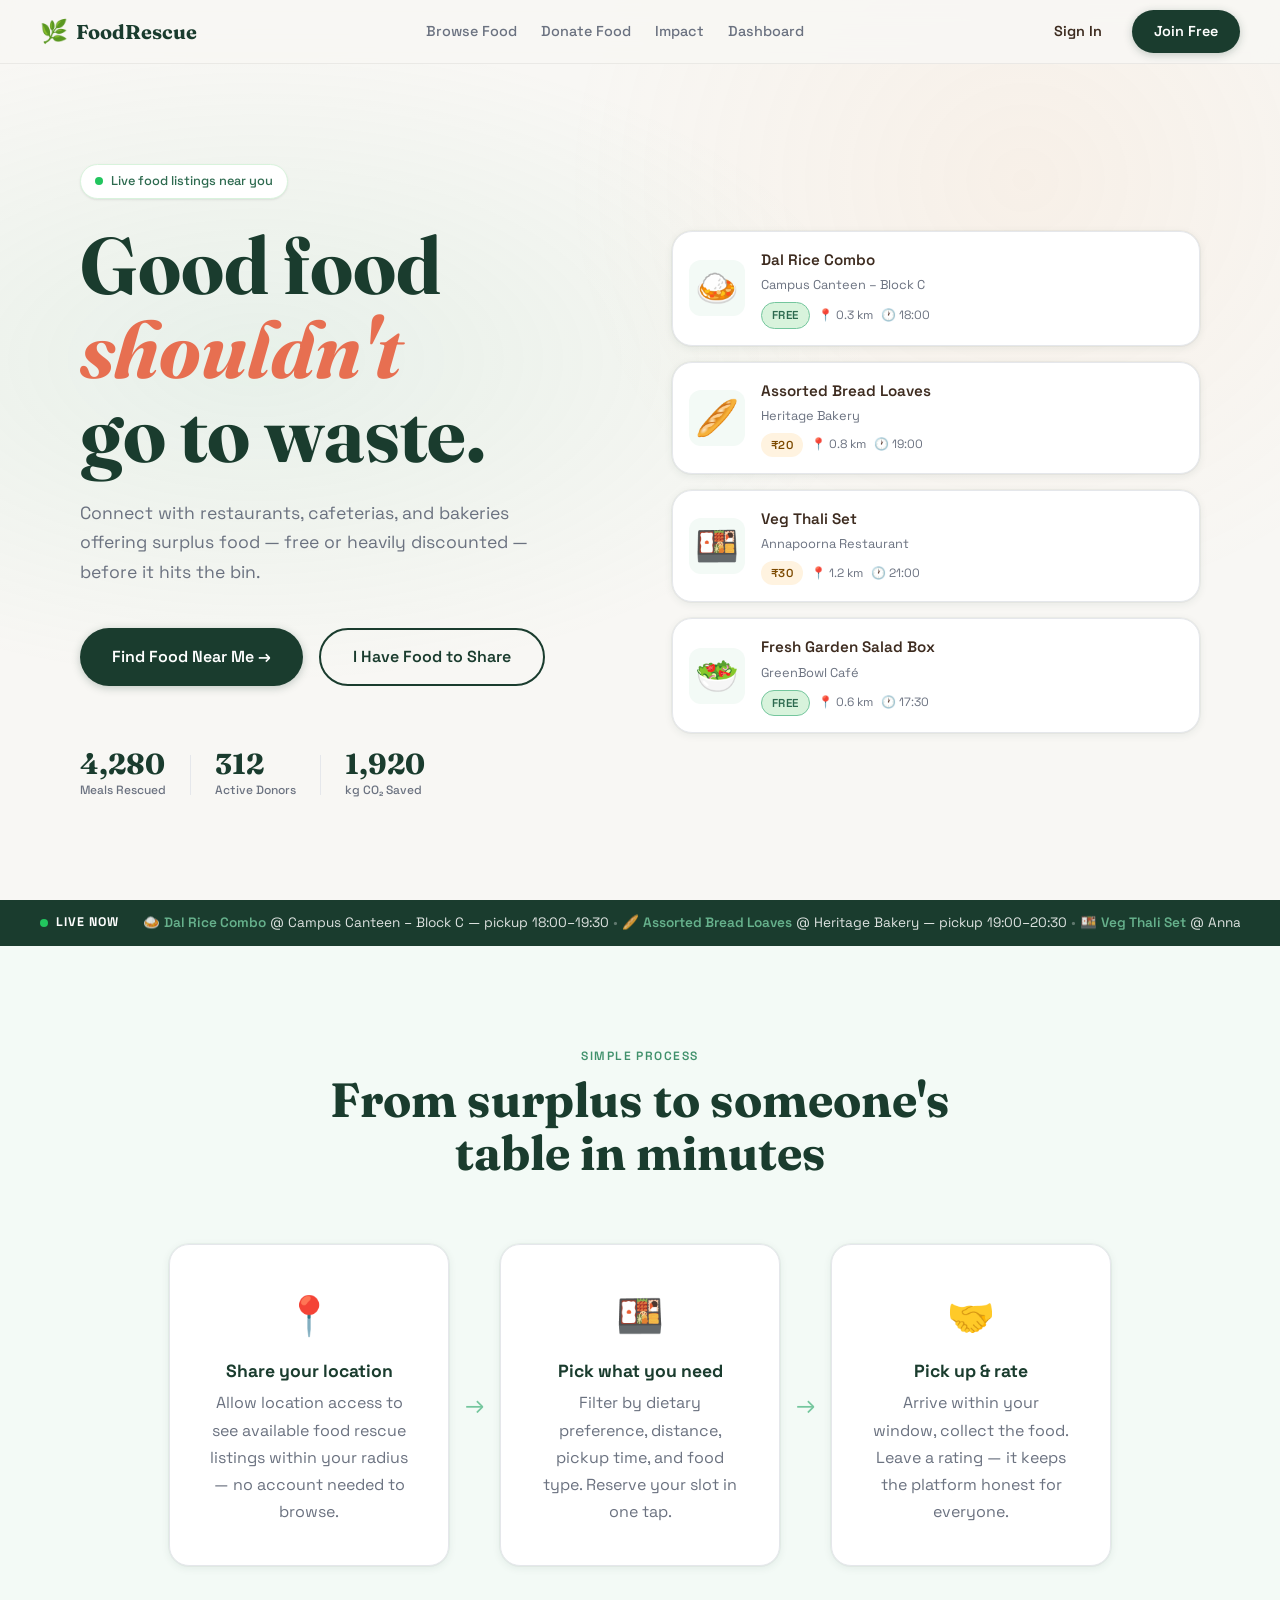
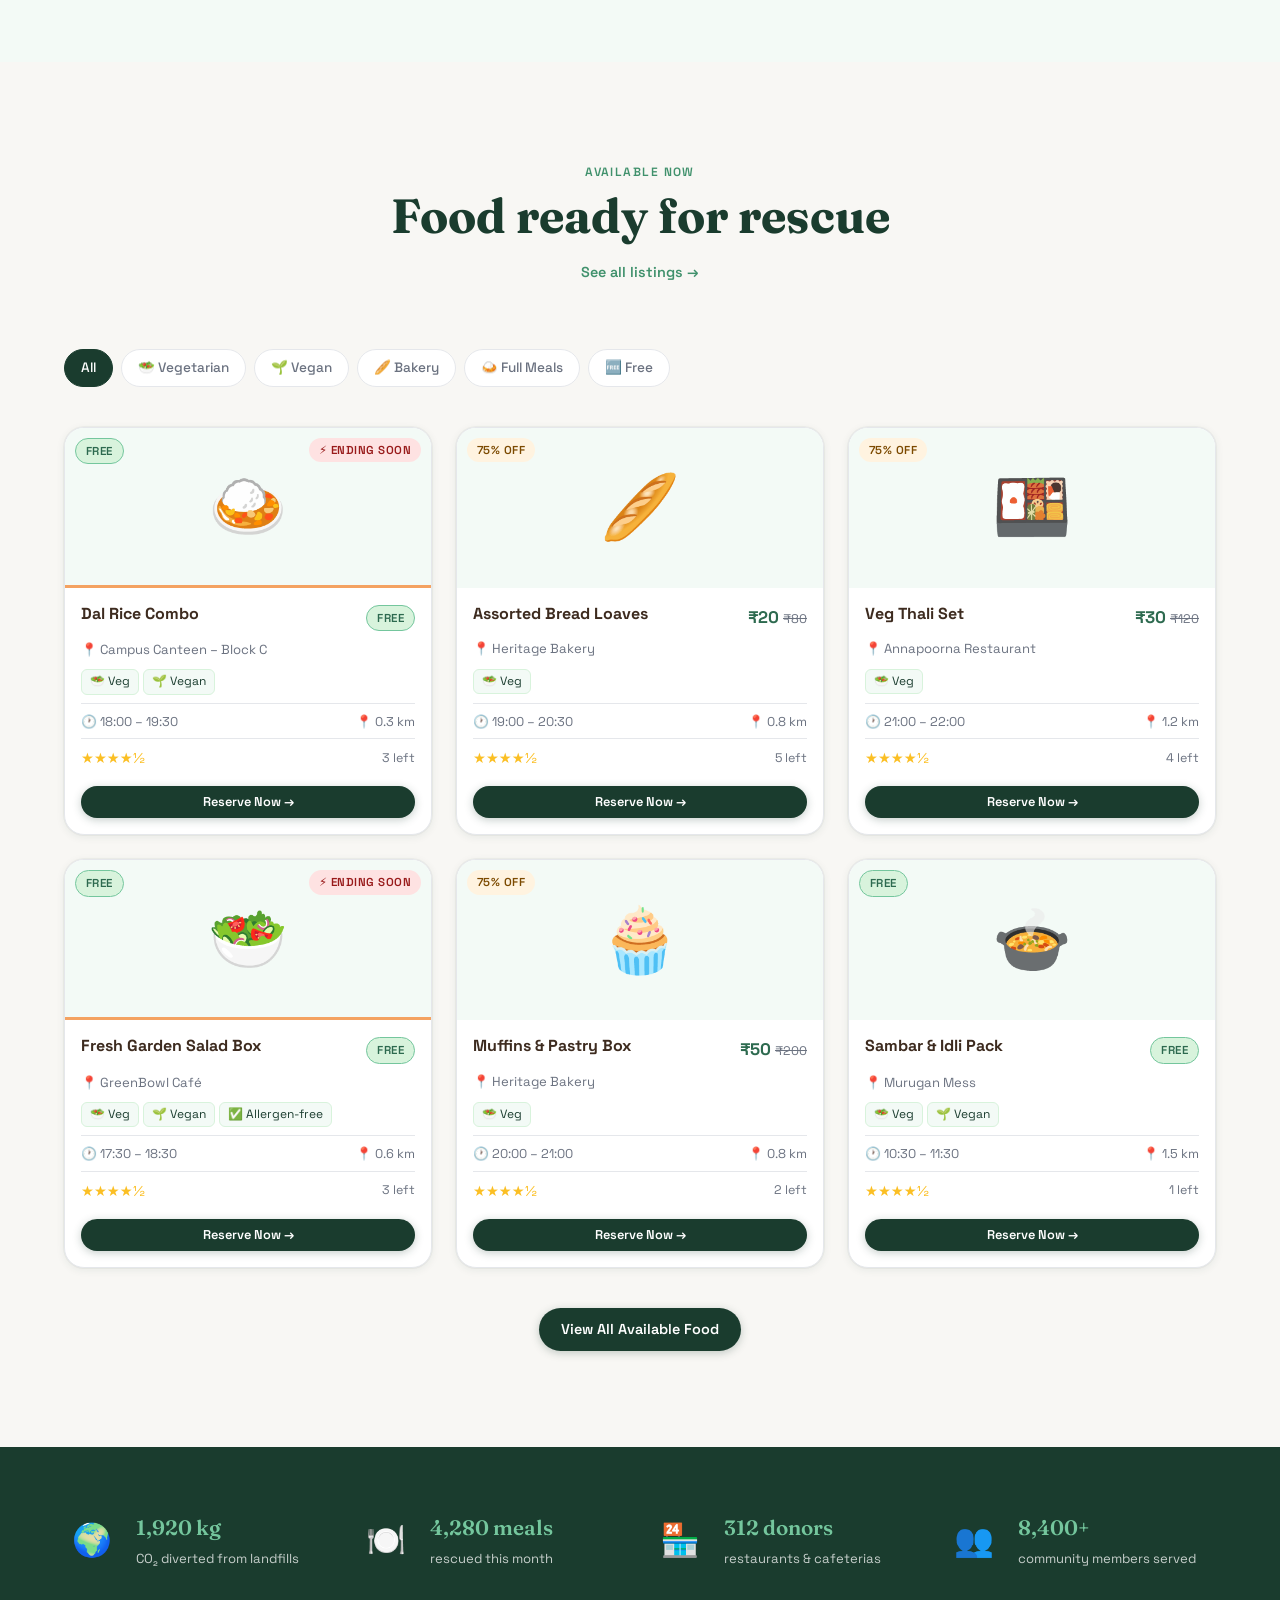
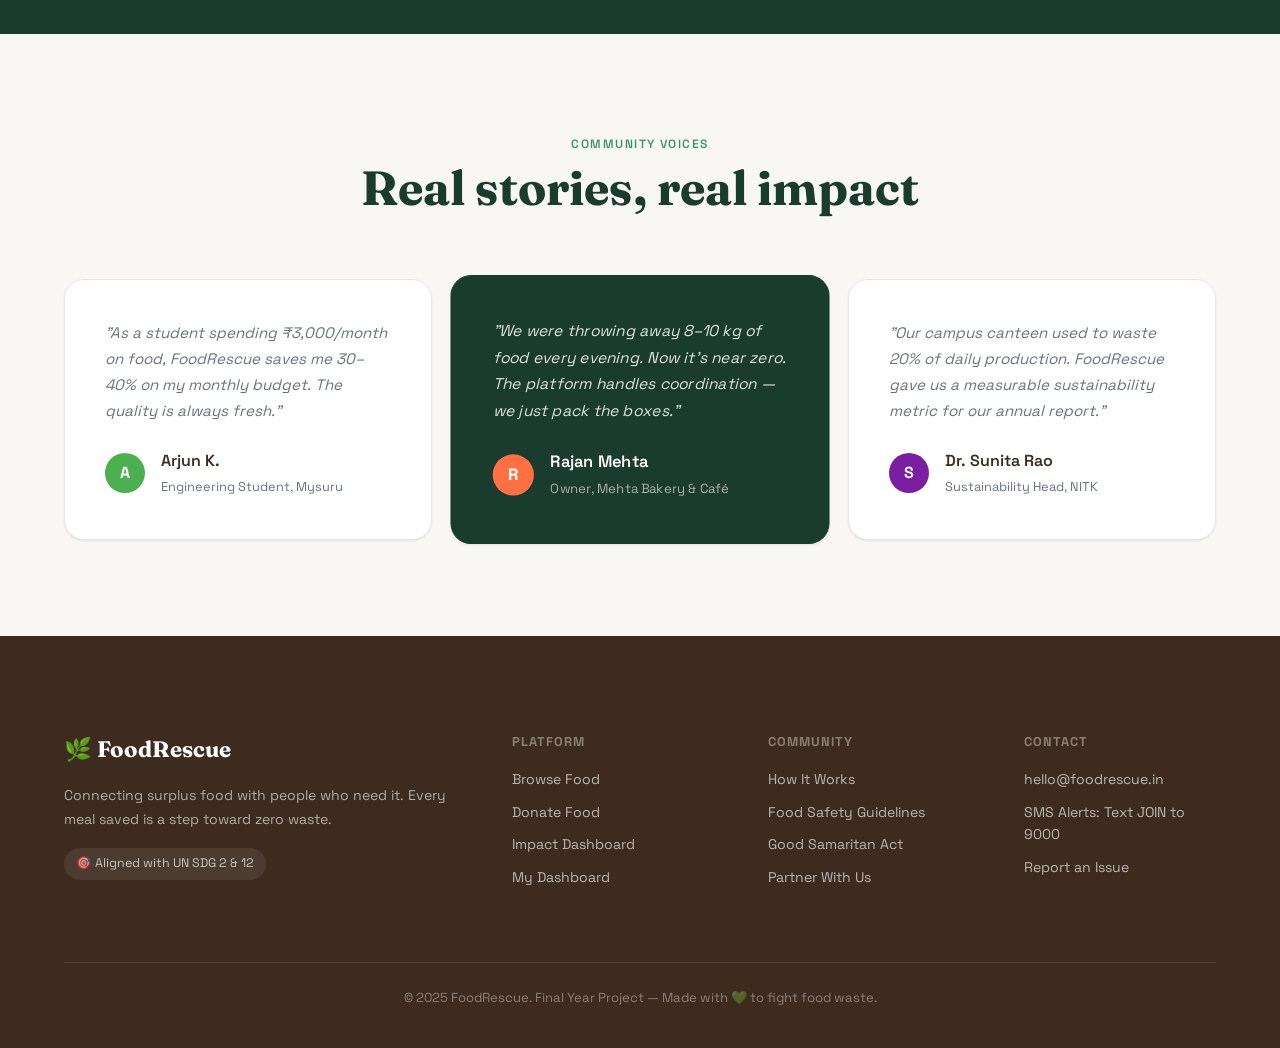
<file: index.html>
<!DOCTYPE html>
<html lang="en">
<head>
  <meta charset="UTF-8" />
  <meta name="viewport" content="width=device-width, initial-scale=1.0" />
  <title>FoodRescue — Save Food. Feed People.</title>
  <link rel="stylesheet" href="css/reset.css" />
  <link rel="stylesheet" href="css/variables.css" />
  <link rel="stylesheet" href="css/typography.css" />
  <link rel="stylesheet" href="css/layout.css" />
  <link rel="stylesheet" href="css/components.css" />
  <link rel="stylesheet" href="css/navbar.css" />
  <link rel="stylesheet" href="css/hero.css" />
  <link rel="stylesheet" href="css/cards.css" />
  <link rel="stylesheet" href="css/modal.css" />
  <link rel="stylesheet" href="css/dashboard.css" />
  <link rel="stylesheet" href="css/animations.css" />
  <link rel="stylesheet" href="css/responsive.css" />
  <link rel="preconnect" href="https://fonts.googleapis.com" />
  <link href="https://fonts.googleapis.com/css2?family=Space+Grotesk:wght@400;500;600;700&family=Fraunces:ital,wght@0,400;0,700;1,400&display=swap" rel="stylesheet" />
</head>
<body>

  <!-- NAVBAR -->
  <nav class="navbar" id="navbar">
    <div class="nav-brand">
      <span class="brand-icon">🌿</span>
      <span class="brand-name">FoodRescue</span>
    </div>
    <div class="nav-links" id="navLinks">
      <a href="html/browse.html" class="nav-link">Browse Food</a>
      <a href="html/donate.html" class="nav-link">Donate Food</a>
      <a href="html/impact.html" class="nav-link">Impact</a>
      <a href="html/dashboard.html" class="nav-link">Dashboard</a>
    </div>
    <div class="nav-actions">
      <button class="btn btn-ghost" onclick="openModal('loginModal')">Sign In</button>
      <button class="btn btn-primary" onclick="openModal('registerModal')">Join Free</button>
    </div>
    <button class="hamburger" id="hamburger" onclick="toggleMenu()">
      <span></span><span></span><span></span>
    </button>
  </nav>

  <!-- HERO -->
  <section class="hero">
    <div class="hero-bg-grid"></div>
    <div class="hero-content">
      <div class="hero-badge">
        <span class="badge-dot"></span>
        <span>Live food listings near you</span>
      </div>
      <h1 class="hero-title">
        Good food<br/>
        <em class="hero-accent">shouldn't</em><br/>
        go to waste.
      </h1>
      <p class="hero-subtitle">
        Connect with restaurants, cafeterias, and bakeries offering surplus food — free or heavily discounted — before it hits the bin.
      </p>
      <div class="hero-cta">
        <button class="btn btn-primary btn-lg" onclick="window.location.href='html/browse.html'">
          Find Food Near Me →
        </button>
        <button class="btn btn-outline btn-lg" onclick="window.location.href='html/donate.html'">
          I Have Food to Share
        </button>
      </div>
      <div class="hero-stats">
        <div class="stat-item">
          <span class="stat-number" data-target="4280">0</span>
          <span class="stat-label">Meals Rescued</span>
        </div>
        <div class="stat-divider"></div>
        <div class="stat-item">
          <span class="stat-number" data-target="312">0</span>
          <span class="stat-label">Active Donors</span>
        </div>
        <div class="stat-divider"></div>
        <div class="stat-item">
          <span class="stat-number" data-target="1920">0</span>
          <span class="stat-label">kg CO₂ Saved</span>
        </div>
      </div>
    </div>
    <div class="hero-visual">
      <div class="food-ticker" id="foodTicker"></div>
    </div>
  </section>

  <!-- LIVE LISTINGS STRIP -->
  <section class="live-strip">
    <div class="live-strip-label">
      <span class="live-dot"></span> Live Now
    </div>
    <div class="live-scroll" id="liveScroll"></div>
  </section>

  <!-- HOW IT WORKS -->
  <section class="how-it-works section">
    <div class="container">
      <div class="section-header">
        <span class="section-eyebrow">Simple process</span>
        <h2 class="section-title">From surplus to someone's table in minutes</h2>
      </div>
      <div class="steps-grid">
        <div class="step-card">
          <div class="step-icon">📍</div>
          <h3>Share your location</h3>
          <p>Allow location access to see available food rescue listings within your radius — no account needed to browse.</p>
        </div>
        <div class="step-arrow">→</div>
        <div class="step-card">
          <div class="step-icon">🍱</div>
          <h3>Pick what you need</h3>
          <p>Filter by dietary preference, distance, pickup time, and food type. Reserve your slot in one tap.</p>
        </div>
        <div class="step-arrow">→</div>
        <div class="step-card">
          <div class="step-icon">🤝</div>
          <h3>Pick up & rate</h3>
          <p>Arrive within your window, collect the food. Leave a rating — it keeps the platform honest for everyone.</p>
        </div>
      </div>
    </div>
  </section>

  <!-- FOOD LISTINGS PREVIEW -->
  <section class="listings-preview section">
    <div class="container">
      <div class="section-header">
        <span class="section-eyebrow">Available now</span>
        <h2 class="section-title">Food ready for rescue</h2>
        <a href="html/browse.html" class="see-all-link">See all listings →</a>
      </div>
      <div class="filter-bar">
        <button class="filter-btn active" data-filter="all">All</button>
        <button class="filter-btn" data-filter="veg">🥗 Vegetarian</button>
        <button class="filter-btn" data-filter="vegan">🌱 Vegan</button>
        <button class="filter-btn" data-filter="bakery">🥖 Bakery</button>
        <button class="filter-btn" data-filter="meals">🍛 Full Meals</button>
        <button class="filter-btn" data-filter="free">🆓 Free</button>
      </div>
      <div class="cards-grid" id="homeListings"></div>
      <div class="cta-center">
        <button class="btn btn-primary" onclick="window.location.href='html/browse.html'">
          View All Available Food
        </button>
      </div>
    </div>
  </section>

  <!-- IMPACT COUNTER -->
  <section class="impact-banner">
    <div class="container">
      <div class="impact-grid">
        <div class="impact-item">
          <span class="impact-emoji">🌍</span>
          <div class="impact-text">
            <strong>1,920 kg</strong>
            <span>CO₂ diverted from landfills</span>
          </div>
        </div>
        <div class="impact-item">
          <span class="impact-emoji">🍽️</span>
          <div class="impact-text">
            <strong>4,280 meals</strong>
            <span>rescued this month</span>
          </div>
        </div>
        <div class="impact-item">
          <span class="impact-emoji">🏪</span>
          <div class="impact-text">
            <strong>312 donors</strong>
            <span>restaurants & cafeterias</span>
          </div>
        </div>
        <div class="impact-item">
          <span class="impact-emoji">👥</span>
          <div class="impact-text">
            <strong>8,400+</strong>
            <span>community members served</span>
          </div>
        </div>
      </div>
    </div>
  </section>

  <!-- TESTIMONIALS -->
  <section class="testimonials section">
    <div class="container">
      <div class="section-header">
        <span class="section-eyebrow">Community voices</span>
        <h2 class="section-title">Real stories, real impact</h2>
      </div>
      <div class="testimonial-grid">
        <div class="testimonial-card">
          <div class="testimonial-quote">"As a student spending ₹3,000/month on food, FoodRescue saves me 30–40% on my monthly budget. The quality is always fresh."</div>
          <div class="testimonial-author">
            <div class="author-avatar" style="background:#4CAF50">A</div>
            <div><strong>Arjun K.</strong><br/><small>Engineering Student, Mysuru</small></div>
          </div>
        </div>
        <div class="testimonial-card featured">
          <div class="testimonial-quote">"We were throwing away 8–10 kg of food every evening. Now it's near zero. The platform handles coordination — we just pack the boxes."</div>
          <div class="testimonial-author">
            <div class="author-avatar" style="background:#FF7043">R</div>
            <div><strong>Rajan Mehta</strong><br/><small>Owner, Mehta Bakery & Café</small></div>
          </div>
        </div>
        <div class="testimonial-card">
          <div class="testimonial-quote">"Our campus canteen used to waste 20% of daily production. FoodRescue gave us a measurable sustainability metric for our annual report."</div>
          <div class="testimonial-author">
            <div class="author-avatar" style="background:#7B1FA2">S</div>
            <div><strong>Dr. Sunita Rao</strong><br/><small>Sustainability Head, NITK</small></div>
          </div>
        </div>
      </div>
    </div>
  </section>

  <!-- FOOTER -->
  <footer class="footer">
    <div class="container">
      <div class="footer-grid">
        <div class="footer-brand">
          <div class="brand-name">🌿 FoodRescue</div>
          <p>Connecting surplus food with people who need it. Every meal saved is a step toward zero waste.</p>
          <div class="sdg-badge">🎯 Aligned with UN SDG 2 & 12</div>
        </div>
        <div class="footer-links">
          <h4>Platform</h4>
          <a href="html/browse.html">Browse Food</a>
          <a href="html/donate.html">Donate Food</a>
          <a href="html/impact.html">Impact Dashboard</a>
          <a href="html/dashboard.html">My Dashboard</a>
        </div>
        <div class="footer-links">
          <h4>Community</h4>
          <a href="#">How It Works</a>
          <a href="#">Food Safety Guidelines</a>
          <a href="#">Good Samaritan Act</a>
          <a href="#">Partner With Us</a>
        </div>
        <div class="footer-links">
          <h4>Contact</h4>
          <a href="mailto:hello@foodrescue.in">hello@foodrescue.in</a>
          <a href="#">SMS Alerts: Text JOIN to 9000</a>
          <a href="#">Report an Issue</a>
        </div>
      </div>
      <div class="footer-bottom">
        <span>© 2025 FoodRescue. Final Year Project — Made with 💚 to fight food waste.</span>
      </div>
    </div>
  </footer>

  <!-- MODALS -->
  <div class="modal-overlay" id="loginModal" onclick="closeModal('loginModal')">
    <div class="modal" onclick="event.stopPropagation()">
      <button class="modal-close" onclick="closeModal('loginModal')">✕</button>
      <h2>Welcome back</h2>
      <p class="modal-subtitle">Sign in to reserve food or manage your donations.</p>
      <div class="form-group">
        <label>Email</label>
        <input type="email" placeholder="you@example.com" class="input" />
      </div>
      <div class="form-group">
        <label>Password</label>
        <input type="password" placeholder="••••••••" class="input" />
      </div>
      <button class="btn btn-primary btn-full" onclick="handleLogin()">Sign In</button>
      <p class="modal-switch">No account? <a href="#" onclick="switchModal('loginModal','registerModal')">Join free →</a></p>
    </div>
  </div>

  <div class="modal-overlay" id="registerModal" onclick="closeModal('registerModal')">
    <div class="modal" onclick="event.stopPropagation()">
      <button class="modal-close" onclick="closeModal('registerModal')">✕</button>
      <h2>Join FoodRescue</h2>
      <p class="modal-subtitle">Are you looking for food, or do you have food to share?</p>
      <div class="role-selector">
        <button class="role-btn active" id="roleUser" onclick="selectRole('user')">🙋 I need food</button>
        <button class="role-btn" id="roleDonor" onclick="selectRole('donor')">🏪 I donate food</button>
      </div>
      <div class="form-group">
        <label>Full Name</label>
        <input type="text" placeholder="Your name" class="input" />
      </div>
      <div class="form-group">
        <label>Email</label>
        <input type="email" placeholder="you@example.com" class="input" />
      </div>
      <div class="form-group">
        <label>Phone (for SMS alerts)</label>
        <input type="tel" placeholder="+91 XXXXX XXXXX" class="input" />
      </div>
      <div class="form-group">
        <label>Password</label>
        <input type="password" placeholder="••••••••" class="input" />
      </div>
      <button class="btn btn-primary btn-full" onclick="handleRegister()">Create Account</button>
      <p class="modal-switch">Already joined? <a href="#" onclick="switchModal('registerModal','loginModal')">Sign in →</a></p>
    </div>
  </div>

  <!-- TOAST -->
  <div class="toast" id="toast"></div>

  <!-- SCRIPTS -->
  <script src="js/data.js"></script>
  <script src="js/utils.js"></script>
  <script src="js/components/card.js"></script>
  <script src="js/components/modal.js"></script>
  <script src="js/components/ticker.js"></script>
  <script src="js/components/filter.js"></script>
  <script src="js/main.js"></script>
</body>
</html>
</file>
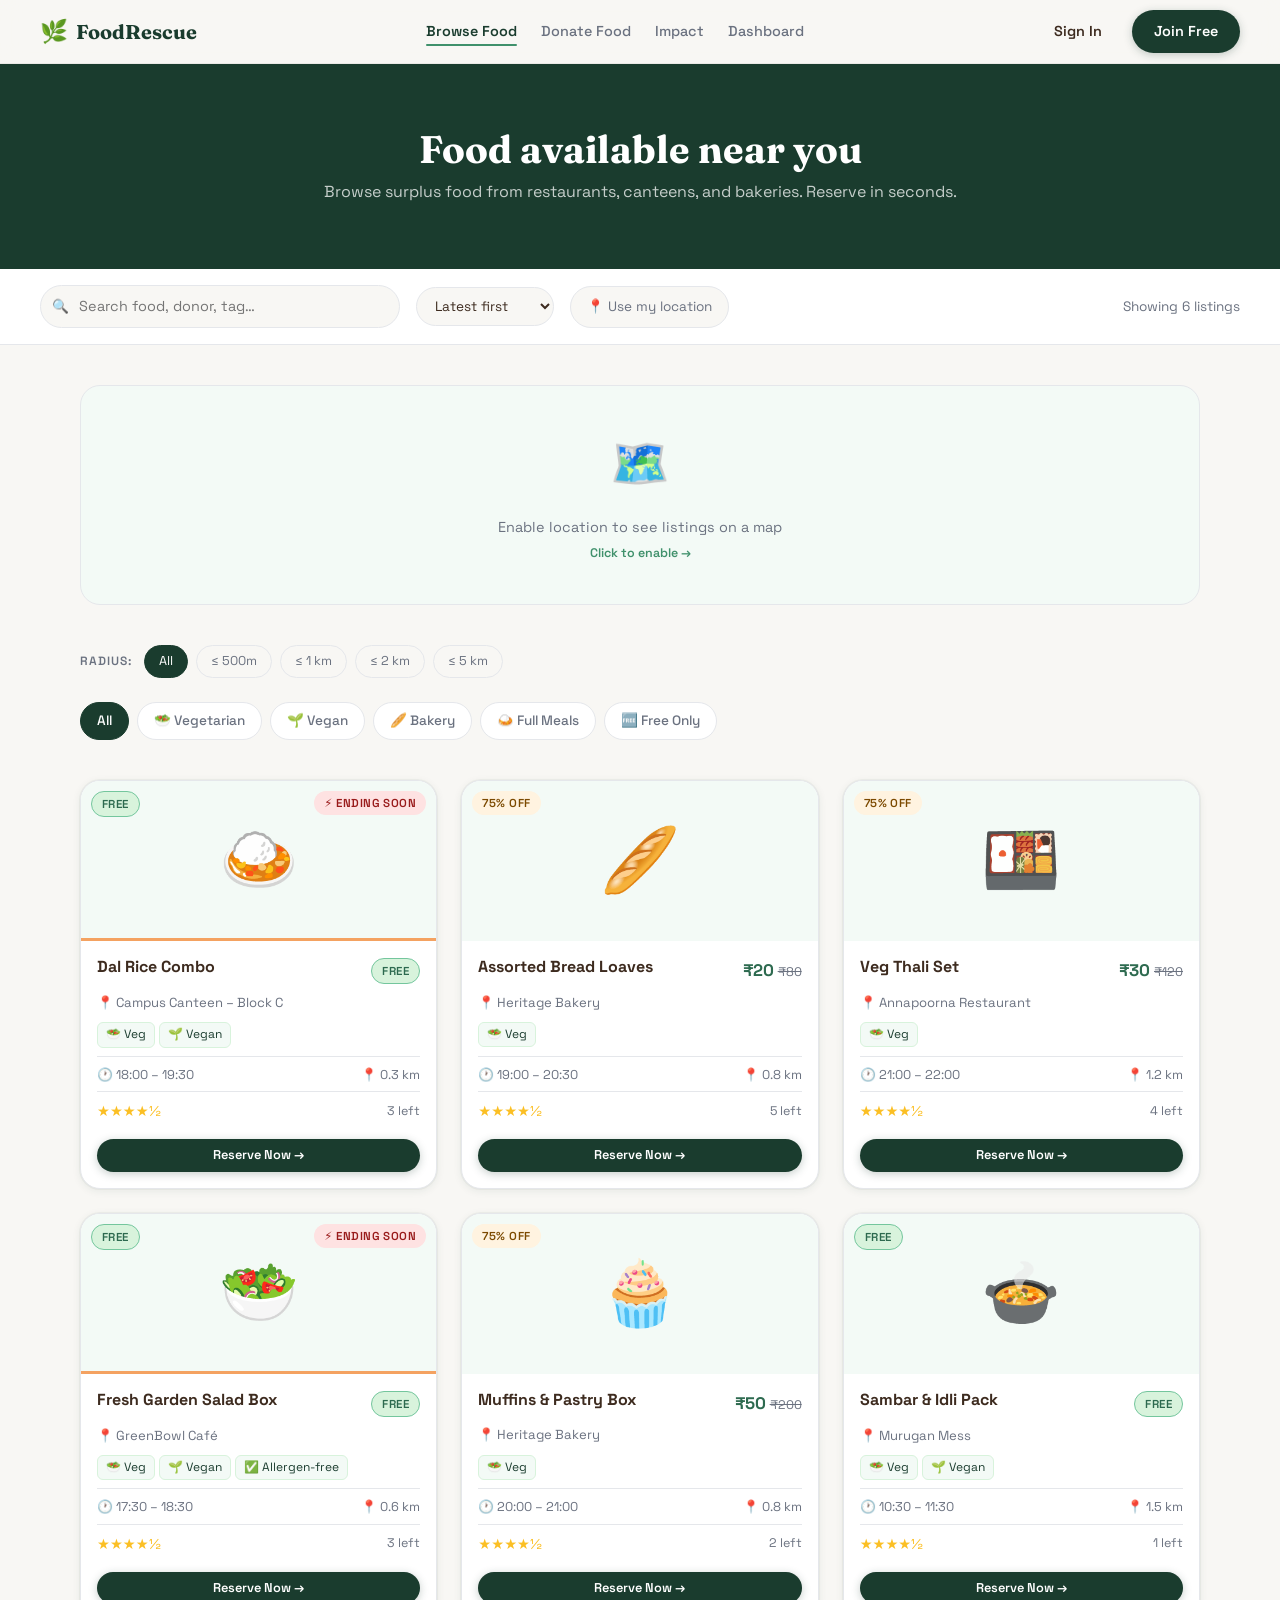
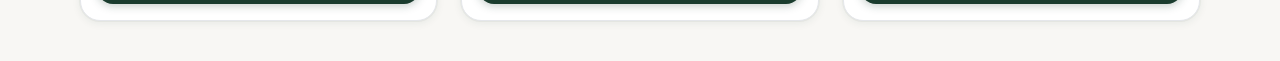
<file: html/browse.html>
<!DOCTYPE html>
<html lang="en">
<head>
  <meta charset="UTF-8" />
  <meta name="viewport" content="width=device-width, initial-scale=1.0"/>
  <title>Browse Food — FoodRescue</title>
  <link rel="stylesheet" href="../css/reset.css" />
  <link rel="stylesheet" href="../css/variables.css" />
  <link rel="stylesheet" href="../css/typography.css" />
  <link rel="stylesheet" href="../css/layout.css" />
  <link rel="stylesheet" href="../css/components.css" />
  <link rel="stylesheet" href="../css/navbar.css" />
  <link rel="stylesheet" href="../css/cards.css" />
  <link rel="stylesheet" href="../css/modal.css" />
  <link rel="stylesheet" href="../css/animations.css" />
  <link rel="stylesheet" href="../css/responsive.css" />
  <link href="https://fonts.googleapis.com/css2?family=Space+Grotesk:wght@400;500;600;700&family=Fraunces:ital,wght@0,400;0,700;1,400&display=swap" rel="stylesheet"/>
  <style>
    body { padding-top: 64px; }

    .browse-header {
      background: var(--green-deep);
      color: #fff;
      padding: var(--space-2xl) var(--space-xl);
      text-align: center;
    }
    .browse-header h1 { color: #fff; font-size: 2.4rem; margin-bottom: 8px; }
    .browse-header p  { color: rgba(255,255,255,0.75); }

    .browse-toolbar {
      background: var(--surface);
      border-bottom: 1px solid var(--border);
      padding: var(--space-md) var(--space-xl);
      display: flex;
      gap: var(--space-md);
      align-items: center;
      flex-wrap: wrap;
      position: sticky;
      top: 64px;
      z-index: 50;
    }

    .search-box {
      flex: 1;
      min-width: 200px;
      max-width: 360px;
      position: relative;
    }

    .search-box input {
      width: 100%;
      padding: 9px 14px 9px 38px;
      border: 1.5px solid var(--border);
      border-radius: var(--radius-full);
      font-size: 0.9rem;
      background: var(--bg);
      transition: border-color var(--duration) var(--ease);
    }
    .search-box input:focus {
      border-color: var(--green-fresh);
      box-shadow: 0 0 0 3px rgba(64,145,108,0.15);
    }

    .search-icon {
      position: absolute;
      left: 12px; top: 50%;
      transform: translateY(-50%);
      font-size: 0.85rem;
      pointer-events: none;
    }

    .sort-select {
      padding: 9px 14px;
      border: 1.5px solid var(--border);
      border-radius: var(--radius-full);
      font-size: 0.85rem;
      background: var(--bg);
      cursor: pointer;
      color: var(--text-primary);
    }

    .location-btn {
      display: flex;
      align-items: center;
      gap: 6px;
      padding: 9px 16px;
      border: 1.5px solid var(--border);
      border-radius: var(--radius-full);
      font-size: 0.85rem;
      cursor: pointer;
      color: var(--text-secondary);
      background: var(--bg);
      transition: all var(--duration) var(--ease);
    }
    .location-btn:hover, .location-btn.active {
      border-color: var(--green-fresh);
      color: var(--green-deep);
    }

    .results-count {
      font-size: 0.85rem;
      color: var(--smoke);
      margin-left: auto;
    }

    .browse-body {
      max-width: 1200px;
      margin: 0 auto;
      padding: var(--space-xl);
    }

    .browse-filter-row {
      margin-bottom: var(--space-xl);
    }

    .map-placeholder {
      background: var(--surface-2);
      border: 1px solid var(--border);
      border-radius: var(--radius-lg);
      height: 220px;
      display: flex;
      flex-direction: column;
      align-items: center;
      justify-content: center;
      margin-bottom: var(--space-xl);
      cursor: pointer;
      transition: background var(--duration) var(--ease);
    }
    .map-placeholder:hover { background: var(--green-pale); }

    .map-placeholder-icon {
      font-size: 3rem;
      margin-bottom: 12px;
    }

    .map-placeholder p {
      font-size: 0.9rem;
      color: var(--smoke);
    }

    .distance-chips {
      display: flex;
      gap: var(--space-sm);
      margin-bottom: var(--space-lg);
      flex-wrap: wrap;
    }

    .distance-chip {
      padding: 5px 14px;
      border: 1.5px solid var(--border);
      border-radius: var(--radius-full);
      font-size: 0.8rem;
      cursor: pointer;
      color: var(--text-secondary);
      transition: all var(--duration) var(--ease);
    }
    .distance-chip:hover { border-color: var(--green-light); color: var(--green-deep); }
    .distance-chip.active { background: var(--green-deep); border-color: var(--green-deep); color: #fff; }
  </style>
</head>
<body>

  <nav class="navbar" id="navbar">
    <div class="nav-brand" onclick="window.location.href='../index.html'">
      <span class="brand-icon">🌿</span>
      <span class="brand-name">FoodRescue</span>
    </div>
    <div class="nav-links">
      <a href="browse.html" class="nav-link active">Browse Food</a>
      <a href="donate.html" class="nav-link">Donate Food</a>
      <a href="impact.html" class="nav-link">Impact</a>
      <a href="dashboard.html" class="nav-link">Dashboard</a>
    </div>
    <div class="nav-actions">
      <button class="btn btn-ghost" onclick="openModal('loginModal')">Sign In</button>
      <button class="btn btn-primary" onclick="openModal('registerModal')">Join Free</button>
    </div>
    <button class="hamburger" onclick="toggleMenu()"><span></span><span></span><span></span></button>
  </nav>

  <!-- HEADER -->
  <div class="browse-header">
    <h1>Food available near you</h1>
    <p>Browse surplus food from restaurants, canteens, and bakeries. Reserve in seconds.</p>
  </div>

  <!-- TOOLBAR -->
  <div class="browse-toolbar">
    <div class="search-box">
      <span class="search-icon">🔍</span>
      <input type="text" id="searchInput" placeholder="Search food, donor, tag…"
             oninput="handleSearch(this.value)" />
    </div>
    <select class="sort-select" id="sortSelect" onchange="handleSort(this.value)">
      <option value="newest">Latest first</option>
      <option value="nearest">Nearest first</option>
      <option value="price">Lowest price</option>
      <option value="expiring">Expiring soon</option>
      <option value="rating">Top rated</option>
    </select>
    <button class="location-btn" id="locationBtn" onclick="requestLocation()">
      📍 Use my location
    </button>
    <span class="results-count" id="resultsCount">Showing all listings</span>
  </div>

  <!-- MAIN CONTENT -->
  <div class="browse-body">

    <!-- MAP PLACEHOLDER -->
    <div class="map-placeholder" onclick="showToast('Map view requires location access. Click Use my location above.', 'info')">
      <div class="map-placeholder-icon">🗺️</div>
      <p>Enable location to see listings on a map</p>
      <p style="font-size:0.78rem;margin-top:4px;color:var(--green-fresh);font-weight:600">Click to enable →</p>
    </div>

    <!-- DISTANCE CHIPS -->
    <div class="distance-chips">
      <span class="label" style="margin-right:4px;align-self:center">Radius:</span>
      <button class="distance-chip active" data-km="all" onclick="filterByDistance(this, 'all')">All</button>
      <button class="distance-chip" data-km="0.5" onclick="filterByDistance(this, 0.5)">≤ 500m</button>
      <button class="distance-chip" data-km="1" onclick="filterByDistance(this, 1)">≤ 1 km</button>
      <button class="distance-chip" data-km="2" onclick="filterByDistance(this, 2)">≤ 2 km</button>
      <button class="distance-chip" data-km="5" onclick="filterByDistance(this, 5)">≤ 5 km</button>
    </div>

    <!-- CATEGORY FILTER -->
    <div class="filter-bar browse-filter-row">
      <button class="filter-btn active" data-filter="all">All</button>
      <button class="filter-btn" data-filter="veg">🥗 Vegetarian</button>
      <button class="filter-btn" data-filter="vegan">🌱 Vegan</button>
      <button class="filter-btn" data-filter="bakery">🥖 Bakery</button>
      <button class="filter-btn" data-filter="meals">🍛 Full Meals</button>
      <button class="filter-btn" data-filter="free">🆓 Free Only</button>
    </div>

    <!-- CARDS -->
    <div class="cards-grid" id="browseListings"></div>
  </div>

  <!-- MODALS (same as homepage) -->
  <div class="modal-overlay" id="loginModal" onclick="closeModal('loginModal')">
    <div class="modal" onclick="event.stopPropagation()">
      <button class="modal-close" onclick="closeModal('loginModal')">✕</button>
      <h2>Welcome back</h2>
      <p class="modal-subtitle">Sign in to reserve food.</p>
      <div class="form-group"><label>Email</label><input type="email" placeholder="you@example.com" class="input" /></div>
      <div class="form-group"><label>Password</label><input type="password" placeholder="••••••••" class="input" /></div>
      <button class="btn btn-primary btn-full" onclick="handleLogin()">Sign In</button>
      <p class="modal-switch">No account? <a href="#" onclick="switchModal('loginModal','registerModal')">Join free →</a></p>
    </div>
  </div>

  <div class="modal-overlay" id="registerModal" onclick="closeModal('registerModal')">
    <div class="modal" onclick="event.stopPropagation()">
      <button class="modal-close" onclick="closeModal('registerModal')">✕</button>
      <h2>Join FoodRescue</h2>
      <div class="role-selector">
        <button class="role-btn active" id="roleUser" onclick="selectRole('user')">🙋 I need food</button>
        <button class="role-btn" id="roleDonor" onclick="selectRole('donor')">🏪 I donate food</button>
      </div>
      <div class="form-group"><label>Full Name</label><input type="text" class="input" /></div>
      <div class="form-group"><label>Email</label><input type="email" class="input" /></div>
      <div class="form-group"><label>Phone</label><input type="tel" class="input" /></div>
      <div class="form-group"><label>Password</label><input type="password" class="input" /></div>
      <button class="btn btn-primary btn-full" onclick="handleRegister()">Create Account</button>
    </div>
  </div>

  <div class="toast" id="toast"></div>

  <script src="../js/data.js"></script>
  <script src="../js/utils.js"></script>
  <script src="../js/components/card.js"></script>
  <script src="../js/components/modal.js"></script>
  <script src="../js/components/filter.js"></script>

  <script>
    let currentData = [...FoodRescueData.listings];

    document.addEventListener('DOMContentLoaded', () => {
      initNavbarScroll();
      initReveal();
      renderAll();
      initBrowseFilters();
    });

    function renderAll() {
      renderCards('browseListings', currentData);
      document.getElementById('resultsCount').textContent = `Showing ${currentData.length} listing${currentData.length !== 1 ? 's' : ''}`;
    }

    function handleSearch(q) {
      const sorted = sortListings(document.getElementById('sortSelect').value, FoodRescueData.listings);
      applySearch(q, sorted, 'browseListings');
      const count = document.querySelectorAll('#browseListings .food-card').length;
      document.getElementById('resultsCount').textContent = `Showing ${count} listing${count !== 1 ? 's' : ''}`;
    }

    function handleSort(method) {
      currentData = sortListings(method, FoodRescueData.listings);
      renderCards('browseListings', currentData);
    }

    function filterByDistance(btn, km) {
      document.querySelectorAll('.distance-chip').forEach(c => c.classList.remove('active'));
      btn.classList.add('active');
      currentData = km === 'all'
        ? [...FoodRescueData.listings]
        : FoodRescueData.listings.filter(l => l.distance <= km);
      renderAll();
    }

    function initBrowseFilters() {
      document.querySelectorAll('.filter-bar .filter-btn').forEach(btn => {
        btn.addEventListener('click', () => {
          document.querySelectorAll('.filter-bar .filter-btn').forEach(b => b.classList.remove('active'));
          btn.classList.add('active');
          currentData = btn.dataset.filter === 'all'
            ? [...FoodRescueData.listings]
            : btn.dataset.filter === 'free'
              ? FoodRescueData.listings.filter(d => d.isFree)
              : FoodRescueData.listings.filter(d => d.category === btn.dataset.filter || d.tags.includes(btn.dataset.filter));
          renderAll();
        });
      });
    }

    function requestLocation() {
      const btn = document.getElementById('locationBtn');
      btn.textContent = '⏳ Getting location…';
      getUserLocation(
        (lat, lng) => {
          btn.textContent = '✅ Location found';
          btn.classList.add('active');
          showToast(`Location set! Showing listings near you.`, 'success');
        },
        (err) => {
          btn.textContent = '📍 Use my location';
          showToast('Could not get location. Please allow access.', 'error');
        }
      );
    }

    // Make reservation refresh work on browse page too
    window.refreshHomeListings = () => renderAll();
  </script>
</body>
</html>
</file>
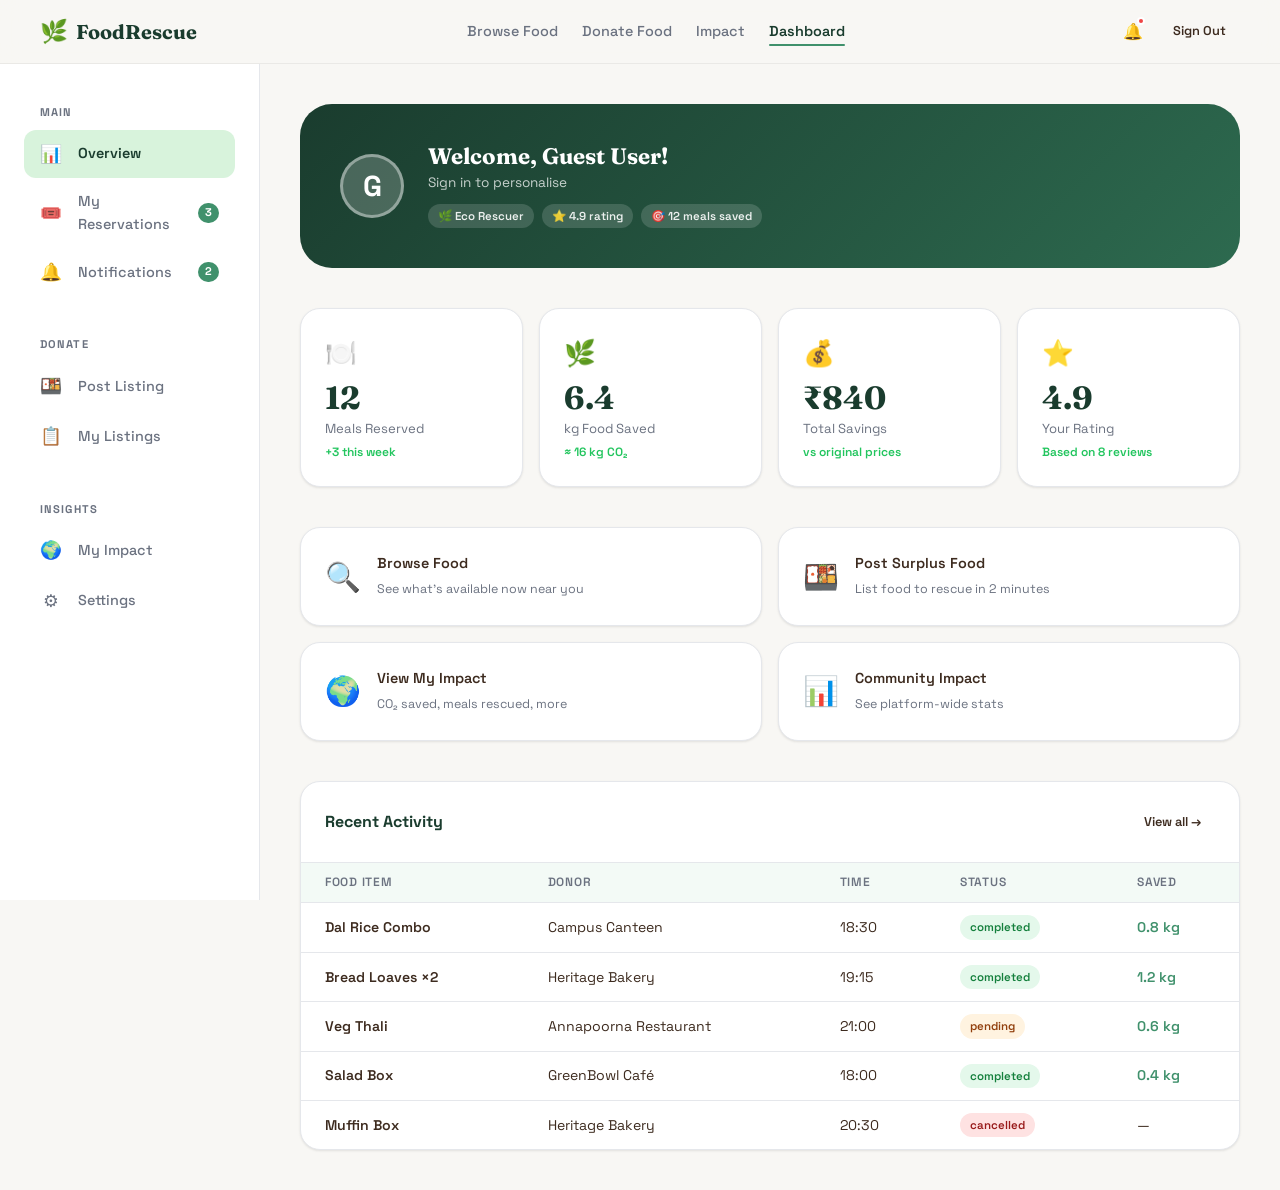
<file: html/dashboard.html>
<!DOCTYPE html>
<html lang="en">
<head>
  <meta charset="UTF-8" />
  <meta name="viewport" content="width=device-width, initial-scale=1.0"/>
  <title>My Dashboard — FoodRescue</title>
  <link rel="stylesheet" href="../css/reset.css"/>
  <link rel="stylesheet" href="../css/variables.css"/>
  <link rel="stylesheet" href="../css/typography.css"/>
  <link rel="stylesheet" href="../css/layout.css"/>
  <link rel="stylesheet" href="../css/components.css"/>
  <link rel="stylesheet" href="../css/navbar.css"/>
  <link rel="stylesheet" href="../css/cards.css"/>
  <link rel="stylesheet" href="../css/modal.css"/>
  <link rel="stylesheet" href="../css/dashboard.css"/>
  <link rel="stylesheet" href="../css/animations.css"/>
  <link rel="stylesheet" href="../css/responsive.css"/>
  <link href="https://fonts.googleapis.com/css2?family=Space+Grotesk:wght@400;500;600;700&family=Fraunces:ital,wght@0,400;0,700;1,400&display=swap" rel="stylesheet"/>
  <style>
    body { background: var(--bg); }

    /* NOTIFICATION BELL */
    .notif-bell {
      position: relative;
      cursor: pointer;
      padding: 8px;
      border-radius: 50%;
      transition: background var(--duration) var(--ease);
    }
    .notif-bell:hover { background: var(--surface-2); }
    .notif-dot {
      position: absolute;
      top: 6px; right: 6px;
      width: 8px; height: 8px;
      background: #EF4444;
      border-radius: 50%;
      border: 2px solid var(--surface);
    }

    /* USER CARD */
    .user-profile-card {
      background: linear-gradient(135deg, var(--green-deep), var(--green-mid));
      border-radius: var(--radius-xl);
      padding: var(--space-xl);
      color: #fff;
      margin-bottom: var(--space-xl);
      display: flex;
      align-items: center;
      gap: var(--space-lg);
    }

    .user-avatar-big {
      width: 64px; height: 64px;
      border-radius: 50%;
      background: rgba(255,255,255,0.2);
      display: flex; align-items: center; justify-content: center;
      font-size: 1.8rem;
      font-weight: 700;
      color: #fff;
      flex-shrink: 0;
      border: 3px solid rgba(255,255,255,0.4);
    }

    .user-profile-info h2 {
      color: #fff;
      font-size: 1.4rem;
      margin-bottom: 2px;
    }

    .user-profile-info p {
      color: rgba(255,255,255,0.75);
      font-size: 0.85rem;
    }

    .user-badges {
      display: flex;
      gap: 8px;
      margin-top: 10px;
      flex-wrap: wrap;
    }

    .user-badge {
      padding: 3px 10px;
      background: rgba(255,255,255,0.15);
      border-radius: var(--radius-full);
      font-size: 0.72rem;
      font-weight: 600;
      color: rgba(255,255,255,0.9);
    }

    /* RESERVATIONS LIST */
    .reservations-list {
      display: flex;
      flex-direction: column;
      gap: var(--space-md);
    }

    .reservation-item {
      background: var(--surface);
      border: 1px solid var(--border);
      border-radius: var(--radius-lg);
      padding: var(--space-lg);
      display: flex;
      align-items: center;
      gap: var(--space-md);
      box-shadow: var(--shadow-sm);
      transition: transform var(--duration) var(--ease);
    }
    .reservation-item:hover { transform: translateX(4px); }

    .res-emoji {
      font-size: 2rem;
      width: 52px; height: 52px;
      background: var(--surface-2);
      border-radius: var(--radius-md);
      display: flex; align-items: center; justify-content: center;
      flex-shrink: 0;
    }

    .res-info { flex: 1; }
    .res-info h4 { font-size: 0.95rem; font-weight: 700; color: var(--text-primary); font-family: var(--font-body); }
    .res-info p  { font-size: 0.8rem; color: var(--smoke); margin-top: 2px; }

    .res-code {
      font-family: monospace;
      font-size: 1rem;
      font-weight: 700;
      color: var(--green-deep);
      background: var(--green-pale);
      padding: 4px 10px;
      border-radius: var(--radius-sm);
      letter-spacing: 0.1em;
    }

    .res-actions { display: flex; gap: 8px; }

    /* NOTIFICATION PANEL */
    .notif-panel {
      background: var(--surface);
      border: 1px solid var(--border);
      border-radius: var(--radius-xl);
      overflow: hidden;
      box-shadow: var(--shadow-card);
    }

    .notif-header {
      padding: var(--space-lg);
      border-bottom: 1px solid var(--border);
      display: flex;
      align-items: center;
      justify-content: space-between;
    }

    .notif-header h3 { font-family: var(--font-body); font-size: 0.95rem; font-weight: 700; }

    .notif-item {
      padding: var(--space-md) var(--space-lg);
      border-bottom: 1px solid var(--border);
      display: flex;
      align-items: flex-start;
      gap: var(--space-md);
      transition: background var(--duration) var(--ease);
      cursor: pointer;
    }
    .notif-item:last-child { border-bottom: none; }
    .notif-item:hover { background: var(--surface-2); }
    .notif-item.unread { background: rgba(64,145,108,0.04); }

    .notif-unread-dot {
      width: 8px; height: 8px;
      background: var(--green-fresh);
      border-radius: 50%;
      flex-shrink: 0;
      margin-top: 5px;
    }

    .notif-text { font-size: 0.85rem; color: var(--text-primary); line-height: 1.5; }
    .notif-time { font-size: 0.75rem; color: var(--smoke); margin-top: 2px; }

    /* QUICK ACTIONS */
    .quick-actions {
      display: grid;
      grid-template-columns: repeat(2, 1fr);
      gap: var(--space-md);
      margin-bottom: var(--space-xl);
    }

    .quick-action-btn {
      background: var(--surface);
      border: 1px solid var(--border);
      border-radius: var(--radius-lg);
      padding: var(--space-lg);
      display: flex;
      align-items: center;
      gap: var(--space-md);
      cursor: pointer;
      text-align: left;
      transition: all var(--duration) var(--ease);
      box-shadow: var(--shadow-sm);
    }

    .quick-action-btn:hover {
      border-color: var(--green-light);
      transform: translateY(-2px);
      box-shadow: var(--shadow-md);
    }

    .qa-icon { font-size: 1.8rem; }
    .qa-text strong { display: block; font-size: 0.9rem; color: var(--text-primary); }
    .qa-text span   { font-size: 0.78rem; color: var(--smoke); }

    /* EMPTY STATE */
    .empty-state {
      text-align: center;
      padding: var(--space-2xl);
      color: var(--smoke);
    }
    .empty-state .empty-icon { font-size: 3rem; margin-bottom: var(--space-md); }

    /* RATING MODAL */
    .star-rating {
      display: flex;
      gap: 8px;
      justify-content: center;
      font-size: 2.2rem;
      cursor: pointer;
      margin: var(--space-lg) 0;
    }

    .star-rating span {
      transition: transform var(--duration) var(--ease);
      user-select: none;
    }
    .star-rating span:hover,
    .star-rating span.active { transform: scale(1.2); color: #FBBF24; }
  </style>
</head>
<body>

  <nav class="navbar" id="navbar">
    <div class="nav-brand" onclick="window.location.href='../index.html'">
      <span class="brand-icon">🌿</span>
      <span class="brand-name">FoodRescue</span>
    </div>
    <div class="nav-links">
      <a href="browse.html" class="nav-link">Browse Food</a>
      <a href="donate.html" class="nav-link">Donate Food</a>
      <a href="impact.html" class="nav-link">Impact</a>
      <a href="dashboard.html" class="nav-link active">Dashboard</a>
    </div>
    <div class="nav-actions">
      <div class="notif-bell" onclick="showSection('notifications')">
        🔔
        <div class="notif-dot"></div>
      </div>
      <button class="btn btn-ghost btn-sm" onclick="handleSignOut()">Sign Out</button>
    </div>
    <button class="hamburger" onclick="toggleMenu()"><span></span><span></span><span></span></button>
  </nav>

  <div class="dashboard-layout">

    <!-- SIDEBAR -->
    <aside class="sidebar">
      <div class="sidebar-section">
        <div class="sidebar-label">Main</div>
        <div class="sidebar-nav-item active" onclick="showSection('overview')" id="nav-overview">
          <span class="nav-icon">📊</span> Overview
        </div>
        <div class="sidebar-nav-item" onclick="showSection('reservations')" id="nav-reservations">
          <span class="nav-icon">🎟️</span> My Reservations
          <span class="nav-count">3</span>
        </div>
        <div class="sidebar-nav-item" onclick="showSection('notifications')" id="nav-notifications">
          <span class="nav-icon">🔔</span> Notifications
          <span class="nav-count">2</span>
        </div>
      </div>
      <div class="sidebar-section">
        <div class="sidebar-label">Donate</div>
        <div class="sidebar-nav-item" onclick="window.location.href='donate.html'" id="nav-donate">
          <span class="nav-icon">🍱</span> Post Listing
        </div>
        <div class="sidebar-nav-item" onclick="showSection('mylistings')" id="nav-mylistings">
          <span class="nav-icon">📋</span> My Listings
        </div>
      </div>
      <div class="sidebar-section">
        <div class="sidebar-label">Insights</div>
        <div class="sidebar-nav-item" onclick="showSection('myimpact')" id="nav-myimpact">
          <span class="nav-icon">🌍</span> My Impact
        </div>
        <div class="sidebar-nav-item" onclick="showSection('settings')" id="nav-settings">
          <span class="nav-icon">⚙️</span> Settings
        </div>
      </div>
    </aside>

    <!-- MAIN -->
    <main class="dashboard-main">

      <!-- SECTION: OVERVIEW -->
      <div id="section-overview">
        <!-- USER CARD -->
        <div class="user-profile-card">
          <div class="user-avatar-big" id="dashAvatar">A</div>
          <div class="user-profile-info">
            <h2 id="dashName">Welcome back!</h2>
            <p id="dashEmail">Sign in to see your full dashboard</p>
            <div class="user-badges">
              <span class="user-badge">🌿 Eco Rescuer</span>
              <span class="user-badge">⭐ 4.9 rating</span>
              <span class="user-badge">🎯 12 meals saved</span>
            </div>
          </div>
        </div>

        <!-- STAT CARDS -->
        <div class="stat-cards">
          <div class="stat-card">
            <div class="stat-card-icon">🍽️</div>
            <div class="stat-card-value">12</div>
            <div class="stat-card-label">Meals Reserved</div>
            <div class="stat-card-delta">+3 this week</div>
          </div>
          <div class="stat-card">
            <div class="stat-card-icon">🌿</div>
            <div class="stat-card-value">6.4</div>
            <div class="stat-card-label">kg Food Saved</div>
            <div class="stat-card-delta">≈ 16 kg CO₂</div>
          </div>
          <div class="stat-card">
            <div class="stat-card-icon">💰</div>
            <div class="stat-card-value">₹840</div>
            <div class="stat-card-label">Total Savings</div>
            <div class="stat-card-delta">vs original prices</div>
          </div>
          <div class="stat-card">
            <div class="stat-card-icon">⭐</div>
            <div class="stat-card-value">4.9</div>
            <div class="stat-card-label">Your Rating</div>
            <div class="stat-card-delta">Based on 8 reviews</div>
          </div>
        </div>

        <!-- QUICK ACTIONS -->
        <div class="quick-actions">
          <button class="quick-action-btn" onclick="window.location.href='browse.html'">
            <span class="qa-icon">🔍</span>
            <div class="qa-text">
              <strong>Browse Food</strong>
              <span>See what's available now near you</span>
            </div>
          </button>
          <button class="quick-action-btn" onclick="window.location.href='donate.html'">
            <span class="qa-icon">🍱</span>
            <div class="qa-text">
              <strong>Post Surplus Food</strong>
              <span>List food to rescue in 2 minutes</span>
            </div>
          </button>
          <button class="quick-action-btn" onclick="showSection('myimpact')">
            <span class="qa-icon">🌍</span>
            <div class="qa-text">
              <strong>View My Impact</strong>
              <span>CO₂ saved, meals rescued, more</span>
            </div>
          </button>
          <button class="quick-action-btn" onclick="window.location.href='impact.html'">
            <span class="qa-icon">📊</span>
            <div class="qa-text">
              <strong>Community Impact</strong>
              <span>See platform-wide stats</span>
            </div>
          </button>
        </div>

        <!-- RECENT ACTIVITY -->
        <div class="activity-table">
          <div class="activity-table-header">
            <h3>Recent Activity</h3>
            <button class="btn btn-ghost btn-sm" onclick="showSection('reservations')">View all →</button>
          </div>
          <table>
            <thead>
              <tr>
                <th>Food Item</th>
                <th>Donor</th>
                <th>Time</th>
                <th>Status</th>
                <th>Saved</th>
              </tr>
            </thead>
            <tbody id="activityTableBody"></tbody>
          </table>
        </div>
      </div>

      <!-- SECTION: RESERVATIONS -->
      <div id="section-reservations" style="display:none">
        <div class="dashboard-header">
          <h1>My Reservations</h1>
          <p>Your food pickup reservations. Show your code at the door.</p>
        </div>
        <div class="reservations-list" id="reservationsList">
          <div class="empty-state">
            <div class="empty-icon">🎟️</div>
            <p>No reservations yet.</p>
            <button class="btn btn-primary" style="margin-top:16px" onclick="window.location.href='browse.html'">Browse Food →</button>
          </div>
        </div>
      </div>

      <!-- SECTION: NOTIFICATIONS -->
      <div id="section-notifications" style="display:none">
        <div class="dashboard-header">
          <h1>Notifications</h1>
          <p>Alerts about new listings, reservation confirmations, and platform updates.</p>
        </div>
        <div class="notif-panel">
          <div class="notif-header">
            <h3>Recent</h3>
            <button class="btn btn-ghost btn-sm" onclick="markAllRead()">Mark all read</button>
          </div>
          <div id="notifList"></div>
        </div>
      </div>

      <!-- SECTION: MY LISTINGS -->
      <div id="section-mylistings" style="display:none">
        <div class="dashboard-header">
          <h1>My Listings</h1>
          <p>Food you've posted for rescue. Manage or close listings here.</p>
        </div>
        <div class="empty-state">
          <div class="empty-icon">📋</div>
          <p>You haven't posted any listings yet.</p>
          <button class="btn btn-primary" style="margin-top:16px" onclick="window.location.href='donate.html'">Post Food →</button>
        </div>
      </div>

      <!-- SECTION: MY IMPACT -->
      <div id="section-myimpact" style="display:none">
        <div class="dashboard-header">
          <h1>My Personal Impact</h1>
          <p>Your contribution to reducing food waste since you joined.</p>
        </div>
        <div class="stat-cards">
          <div class="stat-card" style="border-top:3px solid var(--green-fresh)">
            <div class="stat-card-icon">🍽️</div>
            <div class="stat-card-value">12</div>
            <div class="stat-card-label">Meals rescued</div>
          </div>
          <div class="stat-card" style="border-top:3px solid var(--amber)">
            <div class="stat-card-icon">🌿</div>
            <div class="stat-card-value">6.4 kg</div>
            <div class="stat-card-label">Food diverted from landfill</div>
          </div>
          <div class="stat-card" style="border-top:3px solid var(--green-light)">
            <div class="stat-card-icon">☁️</div>
            <div class="stat-card-value">16 kg</div>
            <div class="stat-card-label">CO₂ equivalent prevented</div>
          </div>
          <div class="stat-card" style="border-top:3px solid var(--green-mid)">
            <div class="stat-card-icon">💰</div>
            <div class="stat-card-value">₹840</div>
            <div class="stat-card-label">Saved vs retail prices</div>
          </div>
        </div>
        <div class="impact-chart-container" style="margin-top:var(--space-xl)">
          <div class="chart-header">
            <h3>Your monthly meal rescues</h3>
          </div>
          <div class="bar-chart" id="personalChart"></div>
        </div>
      </div>

      <!-- SECTION: SETTINGS -->
      <div id="section-settings" style="display:none">
        <div class="dashboard-header">
          <h1>Settings</h1>
          <p>Manage your account, notifications, and preferences.</p>
        </div>
        <div style="background:var(--surface);border:1px solid var(--border);border-radius:var(--radius-xl);padding:var(--space-xl);max-width:560px">
          <div class="form-group">
            <label>Display Name</label>
            <input type="text" class="input" id="settingsName" placeholder="Your name" />
          </div>
          <div class="form-group">
            <label>Email</label>
            <input type="email" class="input" id="settingsEmail" placeholder="you@example.com" />
          </div>
          <div class="form-group">
            <label>Phone (SMS alerts)</label>
            <input type="tel" class="input" id="settingsPhone" placeholder="+91 XXXXX XXXXX" />
          </div>
          <div class="form-group">
            <label>Dietary Preferences</label>
            <div style="display:flex;gap:8px;flex-wrap:wrap;margin-top:8px">
              <label class="checkbox-chip" onclick="this.classList.toggle('checked')" style="display:flex;align-items:center;gap:6px;padding:7px 14px;border:1.5px solid var(--border);border-radius:999px;font-size:0.85rem;cursor:pointer">
                🥗 Vegetarian only
              </label>
              <label class="checkbox-chip" onclick="this.classList.toggle('checked')" style="display:flex;align-items:center;gap:6px;padding:7px 14px;border:1.5px solid var(--border);border-radius:999px;font-size:0.85rem;cursor:pointer">
                🌱 Vegan only
              </label>
              <label class="checkbox-chip" onclick="this.classList.toggle('checked')" style="display:flex;align-items:center;gap:6px;padding:7px 14px;border:1.5px solid var(--border);border-radius:999px;font-size:0.85rem;cursor:pointer">
                ✅ Allergen-free only
              </label>
            </div>
          </div>
          <div class="form-group">
            <label>Notification Radius</label>
            <select class="input">
              <option>≤ 500m</option>
              <option selected>≤ 1 km</option>
              <option>≤ 2 km</option>
              <option>≤ 5 km</option>
            </select>
          </div>
          <div class="form-group">
            <label>SMS Alerts</label>
            <select class="input">
              <option>All new listings</option>
              <option selected>Only matching preferences</option>
              <option>Only reservation updates</option>
              <option>Disabled</option>
            </select>
          </div>
          <button class="btn btn-primary" onclick="saveSettings()">Save Settings</button>
        </div>
      </div>

    </main>
  </div>

  <!-- RATING MODAL -->
  <div class="modal-overlay" id="ratingModal" onclick="closeModal('ratingModal')">
    <div class="modal" onclick="event.stopPropagation()">
      <button class="modal-close" onclick="closeModal('ratingModal')">✕</button>
      <h2>Rate your pickup</h2>
      <p class="modal-subtitle" id="ratingSubtitle">How was the food and experience?</p>
      <div class="star-rating" id="starRating">
        <span onclick="setRating(1)" data-star="1">☆</span>
        <span onclick="setRating(2)" data-star="2">☆</span>
        <span onclick="setRating(3)" data-star="3">☆</span>
        <span onclick="setRating(4)" data-star="4">☆</span>
        <span onclick="setRating(5)" data-star="5">☆</span>
      </div>
      <div class="form-group">
        <label>Comment (optional)</label>
        <textarea class="input" id="ratingComment" placeholder="Share your experience…" style="min-height:70px"></textarea>
      </div>
      <button class="btn btn-primary btn-full" onclick="submitRating()">Submit Rating</button>
    </div>
  </div>

  <div class="toast" id="toast"></div>

  <script src="../js/data.js"></script>
  <script src="../js/utils.js"></script>
  <script src="../js/components/card.js"></script>
  <script src="../js/components/modal.js"></script>
  <script>
    let currentRating = 0;

    document.addEventListener('DOMContentLoaded', () => {
      initNavbarScroll();
      loadUserProfile();
      renderActivityTable();
      renderNotifications();
      renderReservations();
      renderPersonalChart();
    });

    function showSection(name) {
      document.querySelectorAll('[id^="section-"]').forEach(s => s.style.display = 'none');
      document.querySelectorAll('.sidebar-nav-item').forEach(n => n.classList.remove('active'));
      const el = document.getElementById('section-' + name);
      if (el) el.style.display = 'block';
      const nav = document.getElementById('nav-' + name);
      if (nav) nav.classList.add('active');
    }

    function loadUserProfile() {
      const user = Store.get('user') || { name: 'Guest User', email: 'Sign in to personalise' };
      document.getElementById('dashName').textContent = `Welcome, ${user.name}!`;
      document.getElementById('dashEmail').textContent = user.email;
      document.getElementById('dashAvatar').textContent = user.name[0].toUpperCase();
      if (document.getElementById('settingsName')) document.getElementById('settingsName').value = user.name;
      if (document.getElementById('settingsEmail')) document.getElementById('settingsEmail').value = user.email;
    }

    function renderActivityTable() {
      const body = document.getElementById('activityTableBody');
      if (!body) return;
      const statusClass = { completed: 'status-completed', pending: 'status-pending', cancelled: 'status-cancelled' };
      body.innerHTML = FoodRescueData.activityLog.map(a => `
        <tr>
          <td><strong>${a.item}</strong></td>
          <td>${a.donor}</td>
          <td>${a.time}</td>
          <td><span class="status-pill ${statusClass[a.status]}">${a.status}</span></td>
          <td>${a.savedKg > 0 ? `<span style="color:var(--green-fresh);font-weight:600">${a.savedKg} kg</span>` : '—'}</td>
        </tr>
      `).join('');
    }

    function renderNotifications() {
      const list = document.getElementById('notifList');
      if (!list) return;
      list.innerHTML = FoodRescueData.notifications.map(n => `
        <div class="notif-item ${n.read ? '' : 'unread'}" onclick="markRead('${n.id}',this)">
          ${!n.read ? '<div class="notif-unread-dot"></div>' : '<div style="width:8px"></div>'}
          <div>
            <div class="notif-text">${n.text}</div>
            <div class="notif-time">${n.time}</div>
          </div>
        </div>
      `).join('');
    }

    function renderReservations() {
      const list = document.getElementById('reservationsList');
      if (!list) return;
      const saved = Store.get('reservations') || [];
      if (!saved.length) return;
      list.innerHTML = saved.map(r => `
        <div class="reservation-item">
          <div class="res-emoji">🍱</div>
          <div class="res-info">
            <h4>${r.listingName}</h4>
            <p>📍 ${r.donor} &nbsp;·&nbsp; 🕐 ${r.slot}</p>
          </div>
          <div class="res-code">${r.code}</div>
          <div class="res-actions">
            <button class="btn btn-sm btn-outline" onclick="openRatingModal('${r.id}','${r.listingName}')">Rate</button>
          </div>
        </div>
      `).join('');
    }

    function renderPersonalChart() {
      const wrap = document.getElementById('personalChart');
      if (!wrap) return;
      const data = [
        { month: 'Jan', meals: 0 }, { month: 'Feb', meals: 1 }, { month: 'Mar', meals: 2 },
        { month: 'Apr', meals: 3 }, { month: 'May', meals: 4 }, { month: 'Jun', meals: 12 },
      ];
      const maxMeals = 12;
      wrap.innerHTML = data.map(d => {
        const h = Math.round((d.meals / maxMeals) * 130);
        return `
          <div class="bar-group">
            <div class="bar-wrap">
              <div class="bar meals" style="height:${Math.max(h,2)}px"></div>
            </div>
            <div class="bar-label">${d.month}</div>
          </div>
        `;
      }).join('');
    }

    function markRead(id, el) {
      const notif = FoodRescueData.notifications.find(n => n.id === id);
      if (notif) { notif.read = true; el.classList.remove('unread'); }
    }

    function markAllRead() {
      FoodRescueData.notifications.forEach(n => n.read = true);
      renderNotifications();
      showToast('All notifications marked as read', 'success');
    }

    function openRatingModal(resId, name) {
      document.getElementById('ratingSubtitle').textContent = `How was: ${name}?`;
      currentRating = 0;
      document.querySelectorAll('.star-rating span').forEach(s => s.textContent = '☆');
      openModal('ratingModal');
    }

    function setRating(n) {
      currentRating = n;
      document.querySelectorAll('.star-rating span').forEach((s, i) => {
        s.textContent = i < n ? '★' : '☆';
        s.classList.toggle('active', i < n);
      });
    }

    function submitRating() {
      if (!currentRating) { showToast('Please select a star rating', 'error'); return; }
      closeModal('ratingModal');
      showToast(`Thanks! You rated this ${currentRating} star${currentRating > 1 ? 's' : ''} ⭐`, 'success');
    }

    function saveSettings() {
      const name  = document.getElementById('settingsName')?.value?.trim();
      const email = document.getElementById('settingsEmail')?.value?.trim();
      const phone = document.getElementById('settingsPhone')?.value?.trim();
      if (name) {
        const user = Store.get('user') || {};
        Store.set('user', { ...user, name, email, phone });
        loadUserProfile();
      }
      showToast('Settings saved ✅', 'success');
    }

    function handleSignOut() {
      Store.remove('user');
      FoodRescueData.currentUser = null;
      showToast('Signed out. See you soon! 👋', 'info');
      setTimeout(() => window.location.href = '../index.html', 1200);
    }

    // Reservation modal needs refresh hook
    window.refreshHomeListings = () => {};
  </script>
</body>
</html>
</file>
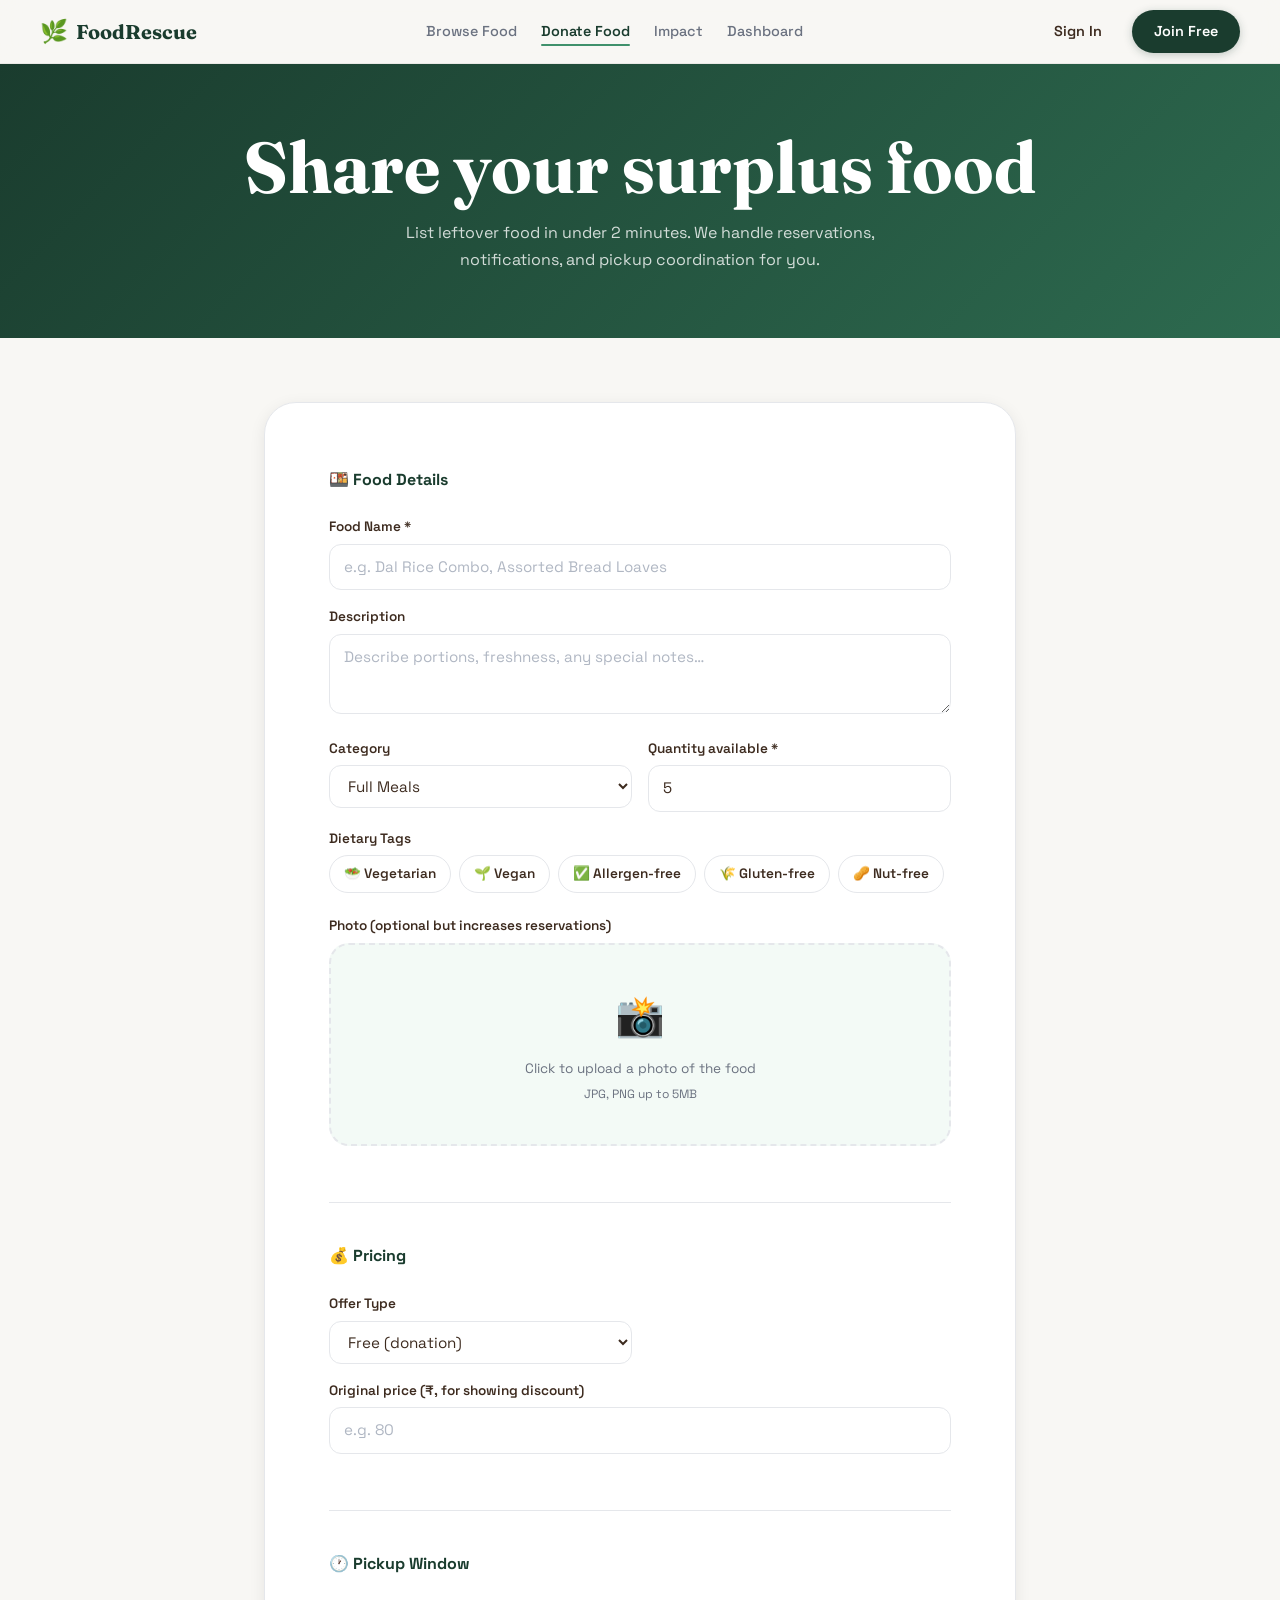
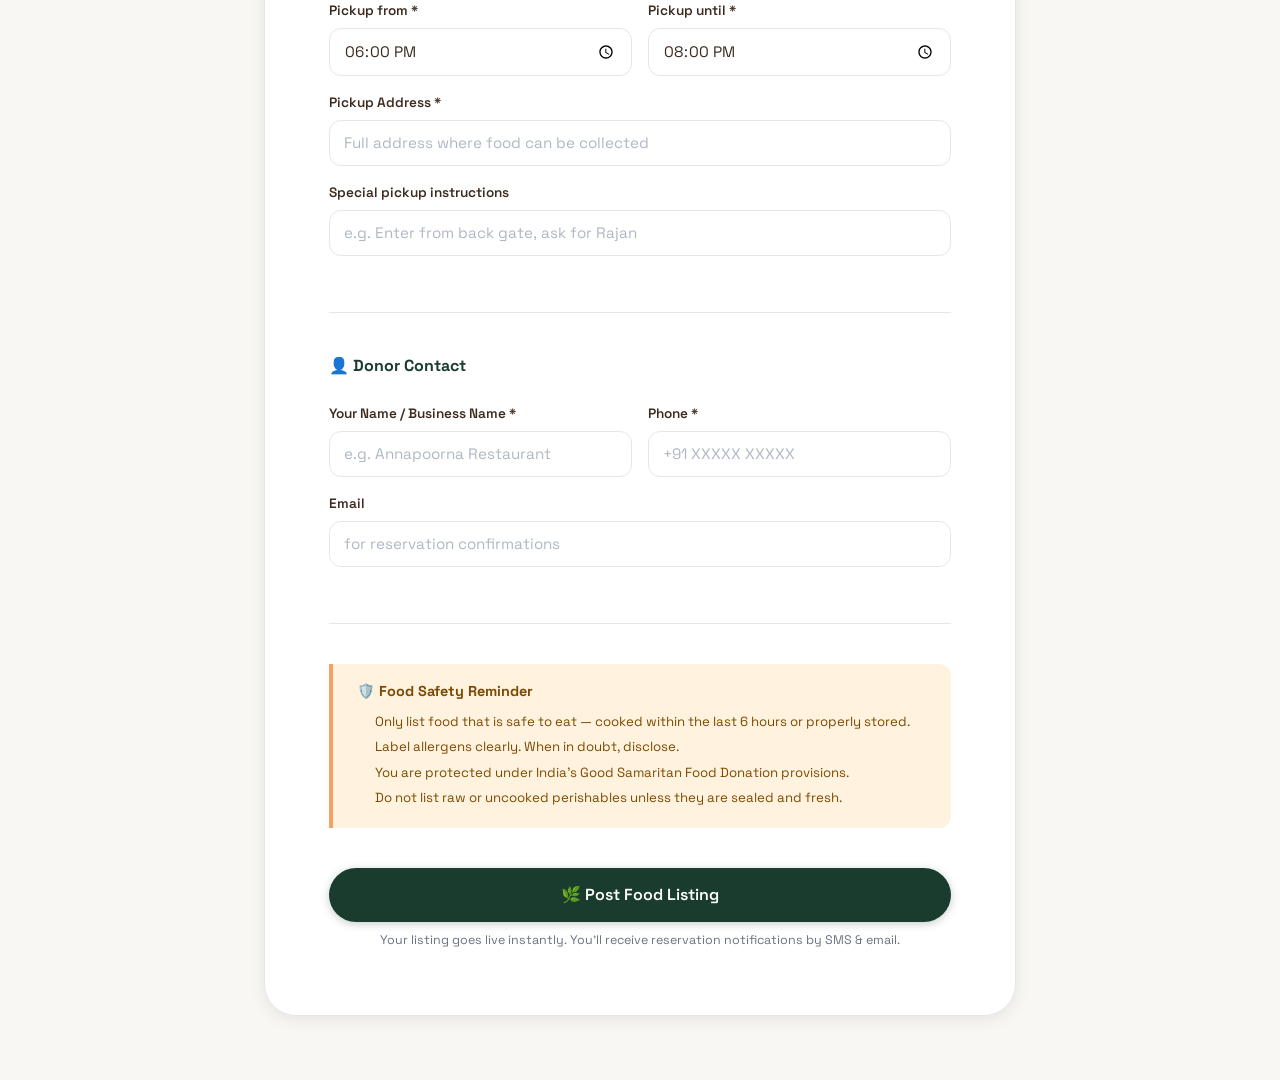
<file: html/donate.html>
<!DOCTYPE html>
<html lang="en">
<head>
  <meta charset="UTF-8" />
  <meta name="viewport" content="width=device-width, initial-scale=1.0"/>
  <title>Donate Food — FoodRescue</title>
  <link rel="stylesheet" href="../css/reset.css"/>
  <link rel="stylesheet" href="../css/variables.css"/>
  <link rel="stylesheet" href="../css/typography.css"/>
  <link rel="stylesheet" href="../css/layout.css"/>
  <link rel="stylesheet" href="../css/components.css"/>
  <link rel="stylesheet" href="../css/navbar.css"/>
  <link rel="stylesheet" href="../css/modal.css"/>
  <link rel="stylesheet" href="../css/animations.css"/>
  <link rel="stylesheet" href="../css/responsive.css"/>
  <link href="https://fonts.googleapis.com/css2?family=Space+Grotesk:wght@400;500;600;700&family=Fraunces:ital,wght@0,400;0,700;1,400&display=swap" rel="stylesheet"/>
  <style>
    body { padding-top: 64px; background: var(--bg); }

    .donate-hero {
      background: linear-gradient(135deg, var(--green-deep) 0%, var(--green-mid) 100%);
      color: #fff;
      padding: var(--space-2xl) var(--space-xl);
      text-align: center;
    }
    .donate-hero h1 { color: #fff; }
    .donate-hero p  { color: rgba(255,255,255,0.8); max-width: 560px; margin: 12px auto 0; }

    .donate-body {
      max-width: 800px;
      margin: 0 auto;
      padding: var(--space-2xl) var(--space-lg);
    }

    .donate-form-card {
      background: var(--surface);
      border: 1px solid var(--border);
      border-radius: var(--radius-xl);
      padding: var(--space-2xl);
      box-shadow: var(--shadow-md);
    }

    .form-section {
      margin-bottom: var(--space-xl);
      padding-bottom: var(--space-xl);
      border-bottom: 1px solid var(--border);
    }
    .form-section:last-of-type { border-bottom: none; margin-bottom: 0; }

    .form-section-title {
      font-size: 1rem;
      font-weight: 700;
      color: var(--green-deep);
      margin-bottom: var(--space-lg);
      display: flex;
      align-items: center;
      gap: 8px;
    }

    .form-row {
      display: grid;
      grid-template-columns: 1fr 1fr;
      gap: var(--space-md);
    }

    .checkbox-group {
      display: flex;
      flex-wrap: wrap;
      gap: var(--space-sm);
    }

    .checkbox-chip {
      display: flex;
      align-items: center;
      gap: 6px;
      padding: 7px 14px;
      border: 1.5px solid var(--border);
      border-radius: var(--radius-full);
      font-size: 0.85rem;
      cursor: pointer;
      color: var(--text-secondary);
      transition: all var(--duration) var(--ease);
      user-select: none;
    }
    .checkbox-chip input { display: none; }
    .checkbox-chip:has(input:checked),
    .checkbox-chip.checked {
      background: var(--green-pale);
      border-color: var(--green-fresh);
      color: var(--green-deep);
    }

    textarea.input {
      resize: vertical;
      min-height: 80px;
    }

    .photo-upload {
      border: 2px dashed var(--border);
      border-radius: var(--radius-lg);
      padding: var(--space-xl);
      text-align: center;
      cursor: pointer;
      transition: all var(--duration) var(--ease);
      background: var(--surface-2);
    }
    .photo-upload:hover {
      border-color: var(--green-fresh);
      background: var(--green-pale);
    }
    .photo-upload-icon { font-size: 2.5rem; margin-bottom: 8px; }
    .photo-upload p    { font-size: 0.85rem; color: var(--smoke); }

    .preview-card {
      background: var(--green-pale);
      border: 1px solid var(--green-light);
      border-radius: var(--radius-lg);
      padding: var(--space-lg);
      margin-top: var(--space-xl);
      display: none;
    }
    .preview-card.show { display: block; }

    .preview-card h4 { font-family: var(--font-body); font-size: 0.85rem; font-weight: 700; color: var(--green-deep); margin-bottom: var(--space-sm); }

    .preview-pill {
      display: inline-flex;
      align-items: center;
      gap: 8px;
      padding: 10px 16px;
      background: var(--surface);
      border: 1px solid var(--border);
      border-radius: var(--radius-lg);
      font-size: 0.88rem;
      color: var(--text-primary);
    }

    .safe-tips {
      background: var(--amber-pale);
      border-left: 4px solid var(--amber);
      border-radius: 0 var(--radius-md) var(--radius-md) 0;
      padding: var(--space-md) var(--space-lg);
      margin-top: var(--space-xl);
    }
    .safe-tips h4 { font-family: var(--font-body); font-size: 0.9rem; color: #7c4a00; margin-bottom: 8px; }
    .safe-tips ul { padding-left: 18px; }
    .safe-tips li { font-size: 0.83rem; color: #7c4a00; margin-bottom: 4px; }

    @media (max-width: 640px) {
      .form-row { grid-template-columns: 1fr; }
      .donate-form-card { padding: var(--space-lg); }
    }
  </style>
</head>
<body>

  <nav class="navbar" id="navbar">
    <div class="nav-brand" onclick="window.location.href='../index.html'">
      <span class="brand-icon">🌿</span>
      <span class="brand-name">FoodRescue</span>
    </div>
    <div class="nav-links">
      <a href="browse.html" class="nav-link">Browse Food</a>
      <a href="donate.html" class="nav-link active">Donate Food</a>
      <a href="impact.html" class="nav-link">Impact</a>
      <a href="dashboard.html" class="nav-link">Dashboard</a>
    </div>
    <div class="nav-actions">
      <button class="btn btn-ghost" onclick="openModal('loginModal')">Sign In</button>
      <button class="btn btn-primary" onclick="openModal('registerModal')">Join Free</button>
    </div>
    <button class="hamburger" onclick="toggleMenu()"><span></span><span></span><span></span></button>
  </nav>

  <div class="donate-hero page-enter">
    <h1>Share your surplus food</h1>
    <p>List leftover food in under 2 minutes. We handle reservations, notifications, and pickup coordination for you.</p>
  </div>

  <div class="donate-body">
    <div class="donate-form-card reveal">

      <!-- SECTION 1: FOOD DETAILS -->
      <div class="form-section">
        <div class="form-section-title">🍱 Food Details</div>
        <div class="form-group">
          <label>Food Name *</label>
          <input type="text" class="input" id="foodName" placeholder="e.g. Dal Rice Combo, Assorted Bread Loaves" oninput="updatePreview()" />
        </div>
        <div class="form-group">
          <label>Description</label>
          <textarea class="input" id="foodDesc" placeholder="Describe portions, freshness, any special notes…" oninput="updatePreview()"></textarea>
        </div>
        <div class="form-row">
          <div class="form-group">
            <label>Category</label>
            <select class="input" id="foodCategory">
              <option value="meals">Full Meals</option>
              <option value="bakery">Bakery</option>
              <option value="veg">Vegetables / Salads</option>
              <option value="snacks">Snacks</option>
              <option value="drinks">Drinks</option>
              <option value="other">Other</option>
            </select>
          </div>
          <div class="form-group">
            <label>Quantity available *</label>
            <input type="number" class="input" id="foodQty" min="1" value="5" placeholder="Number of servings/packs" />
          </div>
        </div>
        <div class="form-group">
          <label>Dietary Tags</label>
          <div class="checkbox-group">
            <label class="checkbox-chip" onclick="this.classList.toggle('checked')">
              <input type="checkbox" value="veg" /> 🥗 Vegetarian
            </label>
            <label class="checkbox-chip" onclick="this.classList.toggle('checked')">
              <input type="checkbox" value="vegan" /> 🌱 Vegan
            </label>
            <label class="checkbox-chip" onclick="this.classList.toggle('checked')">
              <input type="checkbox" value="allergen-free" /> ✅ Allergen-free
            </label>
            <label class="checkbox-chip" onclick="this.classList.toggle('checked')">
              <input type="checkbox" value="gluten-free" /> 🌾 Gluten-free
            </label>
            <label class="checkbox-chip" onclick="this.classList.toggle('checked')">
              <input type="checkbox" value="nut-free" /> 🥜 Nut-free
            </label>
          </div>
        </div>

        <!-- Photo upload -->
        <div class="form-group">
          <label>Photo (optional but increases reservations)</label>
          <div class="photo-upload" onclick="document.getElementById('photoInput').click()">
            <div class="photo-upload-icon">📸</div>
            <p>Click to upload a photo of the food</p>
            <p style="font-size:0.75rem;margin-top:4px">JPG, PNG up to 5MB</p>
          </div>
          <input type="file" id="photoInput" accept="image/*" style="display:none" onchange="handlePhotoUpload(this)" />
        </div>
      </div>

      <!-- SECTION 2: PRICING -->
      <div class="form-section">
        <div class="form-section-title">💰 Pricing</div>
        <div class="form-row">
          <div class="form-group">
            <label>Offer Type</label>
            <select class="input" id="priceType" onchange="togglePriceInput(this.value)">
              <option value="free">Free (donation)</option>
              <option value="discounted">Discounted price</option>
              <option value="payforward">Pay it forward</option>
            </select>
          </div>
          <div class="form-group" id="priceInputGroup" style="display:none">
            <label>Price per serving (₹)</label>
            <input type="number" class="input" id="foodPrice" min="0" placeholder="0" />
          </div>
        </div>
        <div class="form-group">
          <label>Original price (₹, for showing discount)</label>
          <input type="number" class="input" id="originalPrice" min="0" placeholder="e.g. 80" />
        </div>
      </div>

      <!-- SECTION 3: PICKUP WINDOW -->
      <div class="form-section">
        <div class="form-section-title">🕐 Pickup Window</div>
        <div class="form-row">
          <div class="form-group">
            <label>Pickup from *</label>
            <input type="time" class="input" id="pickupFrom" value="18:00" />
          </div>
          <div class="form-group">
            <label>Pickup until *</label>
            <input type="time" class="input" id="pickupTo" value="20:00" />
          </div>
        </div>
        <div class="form-group">
          <label>Pickup Address *</label>
          <input type="text" class="input" id="pickupAddress" placeholder="Full address where food can be collected" />
        </div>
        <div class="form-group">
          <label>Special pickup instructions</label>
          <input type="text" class="input" id="pickupInstructions" placeholder="e.g. Enter from back gate, ask for Rajan" />
        </div>
      </div>

      <!-- SECTION 4: CONTACT -->
      <div class="form-section">
        <div class="form-section-title">👤 Donor Contact</div>
        <div class="form-row">
          <div class="form-group">
            <label>Your Name / Business Name *</label>
            <input type="text" class="input" id="donorName" placeholder="e.g. Annapoorna Restaurant" />
          </div>
          <div class="form-group">
            <label>Phone *</label>
            <input type="tel" class="input" id="donorPhone" placeholder="+91 XXXXX XXXXX" />
          </div>
        </div>
        <div class="form-group">
          <label>Email</label>
          <input type="email" class="input" id="donorEmail" placeholder="for reservation confirmations" />
        </div>
      </div>

      <!-- PREVIEW -->
      <div class="preview-card" id="listingPreview">
        <h4>👁️ Listing preview</h4>
        <div id="previewContent"></div>
      </div>

      <!-- FOOD SAFETY TIPS -->
      <div class="safe-tips">
        <h4>🛡️ Food Safety Reminder</h4>
        <ul>
          <li>Only list food that is safe to eat — cooked within the last 6 hours or properly stored.</li>
          <li>Label allergens clearly. When in doubt, disclose.</li>
          <li>You are protected under India's Good Samaritan Food Donation provisions.</li>
          <li>Do not list raw or uncooked perishables unless they are sealed and fresh.</li>
        </ul>
      </div>

      <div style="margin-top: var(--space-xl)">
        <button class="btn btn-primary btn-lg btn-full" onclick="submitListing()">
          🌿 Post Food Listing
        </button>
        <p style="font-size:0.78rem;color:var(--smoke);text-align:center;margin-top:8px">
          Your listing goes live instantly. You'll receive reservation notifications by SMS & email.
        </p>
      </div>
    </div>
  </div>

  <!-- MODALS -->
  <div class="modal-overlay" id="loginModal" onclick="closeModal('loginModal')">
    <div class="modal" onclick="event.stopPropagation()">
      <button class="modal-close" onclick="closeModal('loginModal')">✕</button>
      <h2>Welcome back</h2>
      <div class="form-group"><label>Email</label><input type="email" class="input" /></div>
      <div class="form-group"><label>Password</label><input type="password" class="input" /></div>
      <button class="btn btn-primary btn-full" onclick="handleLogin()">Sign In</button>
    </div>
  </div>
  <div class="modal-overlay" id="registerModal" onclick="closeModal('registerModal')">
    <div class="modal" onclick="event.stopPropagation()">
      <button class="modal-close" onclick="closeModal('registerModal')">✕</button>
      <h2>Join FoodRescue</h2>
      <div class="role-selector">
        <button class="role-btn" id="roleUser" onclick="selectRole('user')">🙋 I need food</button>
        <button class="role-btn active" id="roleDonor" onclick="selectRole('donor')">🏪 I donate food</button>
      </div>
      <div class="form-group"><label>Business Name</label><input type="text" class="input" /></div>
      <div class="form-group"><label>Email</label><input type="email" class="input" /></div>
      <div class="form-group"><label>Phone</label><input type="tel" class="input" /></div>
      <div class="form-group"><label>Password</label><input type="password" class="input" /></div>
      <button class="btn btn-primary btn-full" onclick="handleRegister()">Create Donor Account</button>
    </div>
  </div>

  <div class="modal-overlay" id="successModal" onclick="closeModal('successModal')">
    <div class="modal" onclick="event.stopPropagation()">
      <div class="modal-success">
        <div class="success-icon">🎉</div>
        <h3>Listing is Live!</h3>
        <p>Your food has been posted. Nearby users will be notified now.</p>
        <p style="margin-top:12px">Reservation confirmations will be sent to your phone and email.</p>
        <div style="margin-top:20px;display:flex;gap:12px;justify-content:center;flex-wrap:wrap">
          <button class="btn btn-primary" onclick="window.location.href='browse.html'">View My Listing</button>
          <button class="btn btn-outline" onclick="closeModal('successModal');resetForm()">Post Another</button>
        </div>
      </div>
    </div>
  </div>

  <div class="toast" id="toast"></div>

  <script src="../js/data.js"></script>
  <script src="../js/utils.js"></script>
  <script>
    document.addEventListener('DOMContentLoaded', () => {
      initNavbarScroll();
      initReveal();
    });

    function togglePriceInput(val) {
      document.getElementById('priceInputGroup').style.display =
        val === 'discounted' ? 'block' : 'none';
    }

    function handlePhotoUpload(input) {
      if (input.files?.[0]) {
        showToast('Photo added! ✅', 'success');
      }
    }

    function updatePreview() {
      const name = document.getElementById('foodName')?.value?.trim();
      const desc = document.getElementById('foodDesc')?.value?.trim();
      const preview = document.getElementById('listingPreview');
      const content = document.getElementById('previewContent');
      if (name) {
        preview.classList.add('show');
        content.innerHTML = `
          <div class="preview-pill">
            🍱 <strong>${name}</strong>
            ${desc ? `<span style="color:var(--smoke);font-size:0.82rem"> — ${desc.slice(0,60)}${desc.length > 60 ? '…' : ''}</span>` : ''}
          </div>
        `;
      } else {
        preview.classList.remove('show');
      }
    }

    function submitListing() {
      const name    = document.getElementById('foodName')?.value?.trim();
      const qty     = document.getElementById('foodQty')?.value;
      const from    = document.getElementById('pickupFrom')?.value;
      const to      = document.getElementById('pickupTo')?.value;
      const address = document.getElementById('pickupAddress')?.value?.trim();
      const donor   = document.getElementById('donorName')?.value?.trim();
      const phone   = document.getElementById('donorPhone')?.value?.trim();

      if (!name)    { showToast('Please enter a food name', 'error'); return; }
      if (!address) { showToast('Please enter the pickup address', 'error'); return; }
      if (!donor)   { showToast('Please enter your name or business name', 'error'); return; }
      if (!phone)   { showToast('Please enter your phone number', 'error'); return; }

      // Add to mock data
      const newListing = {
        id: genId('listing'),
        emoji: getCategoryEmoji(document.getElementById('foodCategory')?.value),
        name,
        description: document.getElementById('foodDesc')?.value?.trim(),
        donor,
        donorId: genId('d'),
        category: document.getElementById('foodCategory')?.value || 'meals',
        tags: Array.from(document.querySelectorAll('.checkbox-chip.checked input')).map(i => i.value),
        price: parseInt(document.getElementById('foodPrice')?.value) || 0,
        originalPrice: parseInt(document.getElementById('originalPrice')?.value) || 0,
        isFree: document.getElementById('priceType')?.value === 'free',
        quantity: parseInt(qty) || 5,
        claimed: 0,
        distance: (Math.random() * 2).toFixed(1) * 1,
        pickupStart: from,
        pickupEnd: to,
        urgent: false,
        rating: 5.0,
        ratingCount: 0,
        postedAt: new Date(),
      };

      FoodRescueData.listings.unshift(newListing);
      openModal('successModal');
    }

    function getCategoryEmoji(cat) {
      const map = { meals:'🍱', bakery:'🥖', veg:'🥗', snacks:'🍘', drinks:'🧃', other:'🍽️' };
      return map[cat] || '🍱';
    }

    function resetForm() {
      document.querySelectorAll('.input').forEach(i => { i.value = ''; });
      document.querySelectorAll('.checkbox-chip').forEach(c => c.classList.remove('checked'));
      document.getElementById('listingPreview')?.classList.remove('show');
    }
  </script>
</body>
</html>
</file>
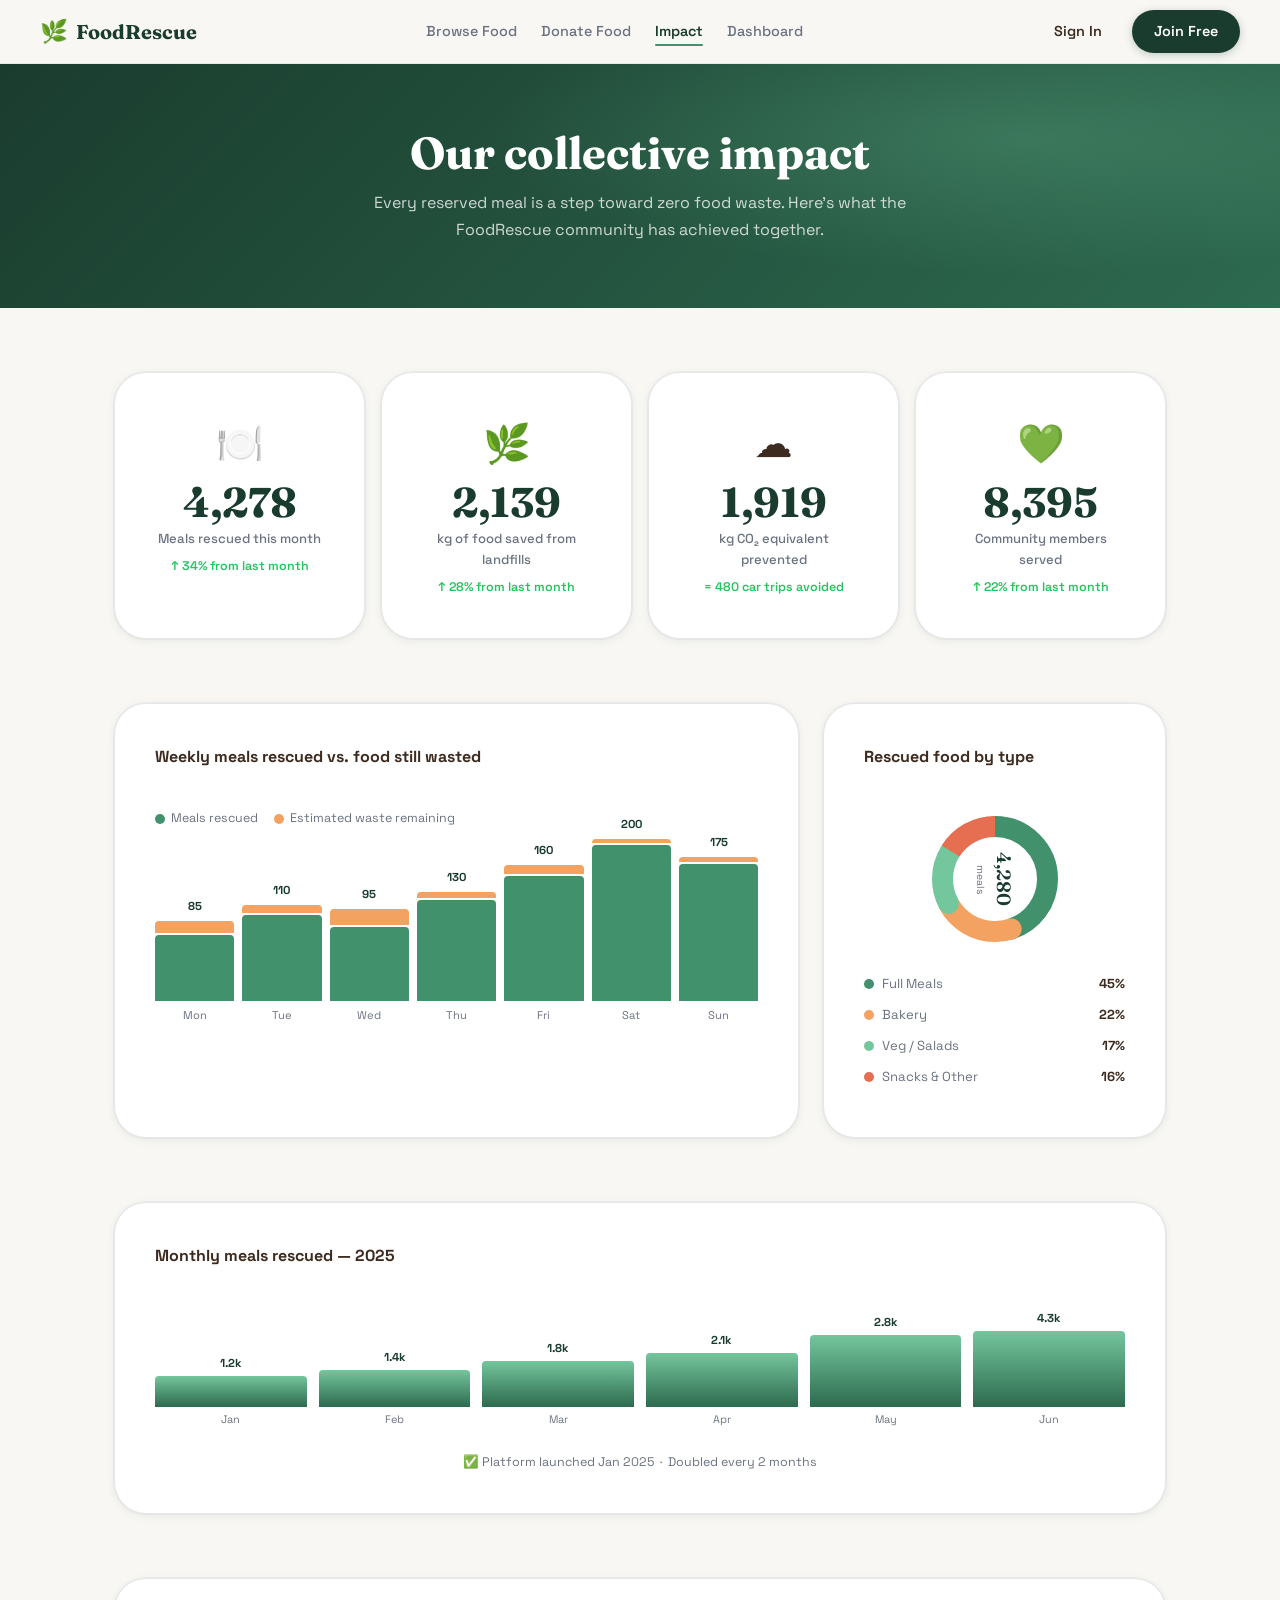
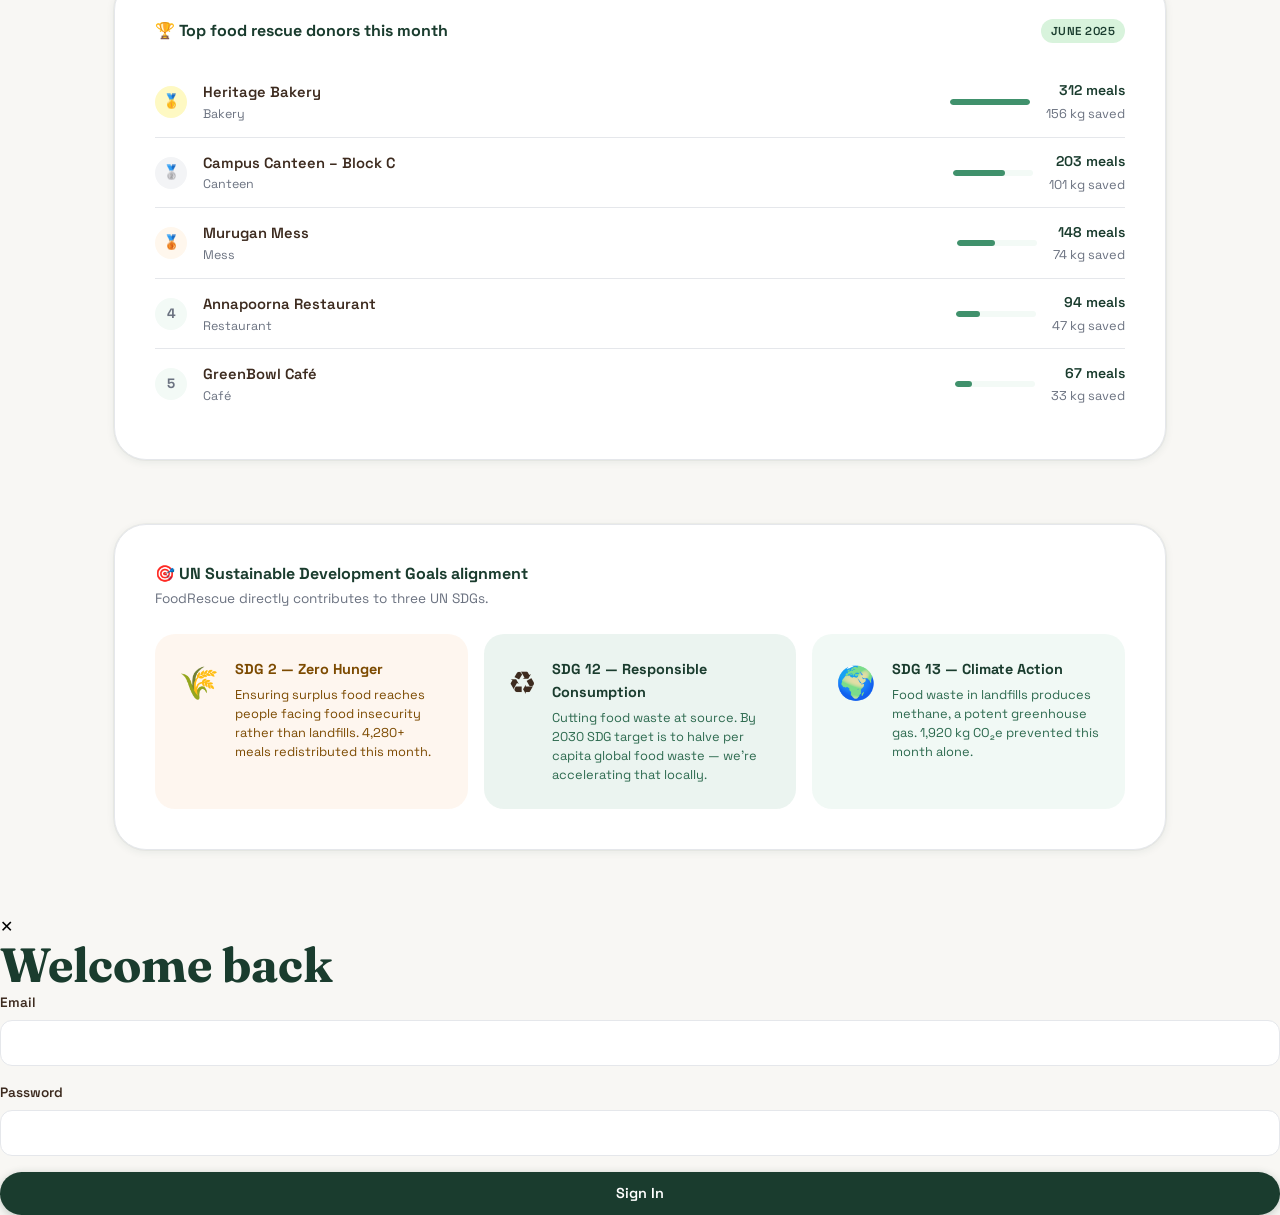
<file: html/impact.html>
<!DOCTYPE html>
<html lang="en">
<head>
  <meta charset="UTF-8" />
  <meta name="viewport" content="width=device-width, initial-scale=1.0"/>
  <title>Impact Dashboard — FoodRescue</title>
  <link rel="stylesheet" href="../css/reset.css"/>
  <link rel="stylesheet" href="../css/variables.css"/>
  <link rel="stylesheet" href="../css/typography.css"/>
  <link rel="stylesheet" href="../css/layout.css"/>
  <link rel="stylesheet" href="../css/components.css"/>
  <link rel="stylesheet" href="../css/navbar.css"/>
  <link rel="stylesheet" href="../css/dashboard.css"/>
  <link rel="stylesheet" href="../css/animations.css"/>
  <link rel="stylesheet" href="../css/responsive.css"/>
  <link href="https://fonts.googleapis.com/css2?family=Space+Grotesk:wght@400;500;600;700&family=Fraunces:ital,wght@0,400;0,700;1,400&display=swap" rel="stylesheet"/>
  <style>
    body { padding-top: 64px; background: var(--bg); }

    .impact-page-hero {
      background: linear-gradient(135deg, var(--green-deep) 0%, var(--green-mid) 100%);
      padding: var(--space-2xl) var(--space-xl);
      text-align: center;
      color: #fff;
      position: relative;
      overflow: hidden;
    }
    .impact-page-hero::before {
      content: '';
      position: absolute;
      inset: 0;
      background: radial-gradient(ellipse 60% 80% at 80% 30%, rgba(116,198,157,0.25) 0%, transparent 70%);
    }
    .impact-page-hero h1 { color: #fff; font-size: 2.8rem; position: relative; }
    .impact-page-hero p  { color: rgba(255,255,255,0.78); max-width: 580px; margin: 12px auto 0; position: relative; }

    .impact-body {
      max-width: 1100px;
      margin: 0 auto;
      padding: var(--space-2xl) var(--space-lg);
    }

    /* BIG METRICS ROW */
    .big-metrics {
      display: grid;
      grid-template-columns: repeat(4, 1fr);
      gap: var(--space-md);
      margin-bottom: var(--space-2xl);
    }

    .big-metric-card {
      background: var(--surface);
      border: 1px solid var(--border);
      border-radius: var(--radius-xl);
      padding: var(--space-xl);
      text-align: center;
      box-shadow: var(--shadow-card);
      transition: transform var(--duration-md) var(--ease-spring);
    }
    .big-metric-card:hover { transform: translateY(-4px); box-shadow: var(--shadow-md); }

    .big-metric-icon { font-size: 2.4rem; margin-bottom: var(--space-sm); }

    .big-metric-value {
      font-family: var(--font-display);
      font-size: 2.6rem;
      font-weight: 700;
      color: var(--green-deep);
      line-height: 1;
      margin-bottom: 4px;
    }

    .big-metric-label {
      font-size: 0.82rem;
      color: var(--smoke);
      font-weight: 500;
    }

    .big-metric-trend {
      margin-top: 8px;
      font-size: 0.78rem;
      color: var(--live);
      font-weight: 600;
    }

    /* CHART CARDS */
    .chart-grid {
      display: grid;
      grid-template-columns: 2fr 1fr;
      gap: var(--space-lg);
      margin-bottom: var(--space-2xl);
    }

    .chart-card {
      background: var(--surface);
      border: 1px solid var(--border);
      border-radius: var(--radius-xl);
      padding: var(--space-xl);
      box-shadow: var(--shadow-card);
    }

    .chart-title {
      font-size: 1rem;
      font-weight: 700;
      color: var(--text-primary);
      margin-bottom: var(--space-xl);
      font-family: var(--font-body);
    }

    /* BAR CHART */
    .bar-chart-wrap {
      display: flex;
      align-items: flex-end;
      gap: 8px;
      height: 180px;
    }

    .bar-col {
      flex: 1;
      display: flex;
      flex-direction: column;
      align-items: center;
      gap: 6px;
      height: 100%;
      justify-content: flex-end;
    }

    .bar-stack {
      display: flex;
      flex-direction: column-reverse;
      align-items: center;
      gap: 2px;
      width: 100%;
    }

    .bar-fill {
      width: 100%;
      border-radius: 4px 4px 0 0;
      transition: height 0.8s var(--ease-spring);
    }

    .bar-fill.green { background: var(--green-fresh); }
    .bar-fill.amber { background: var(--amber); }

    .bar-col-label {
      font-size: 0.7rem;
      color: var(--smoke);
    }

    .bar-col-value {
      font-size: 0.72rem;
      font-weight: 700;
      color: var(--green-deep);
    }

    /* DONUT CHART */
    .donut-wrap {
      display: flex;
      flex-direction: column;
      align-items: center;
      gap: var(--space-lg);
    }

    .donut-svg { transform: rotate(-90deg); }

    .donut-center {
      position: absolute;
      top: 50%; left: 50%;
      transform: translate(-50%, -50%) rotate(90deg);
      text-align: center;
    }

    .donut-container {
      position: relative;
      width: 140px; height: 140px;
      flex-shrink: 0;
    }

    .donut-legend {
      width: 100%;
    }

    .donut-legend-item {
      display: flex;
      align-items: center;
      justify-content: space-between;
      margin-bottom: 10px;
      font-size: 0.82rem;
    }

    .donut-legend-label {
      display: flex;
      align-items: center;
      gap: 8px;
      color: var(--text-secondary);
    }

    .donut-legend-dot {
      width: 10px; height: 10px;
      border-radius: 50%;
      flex-shrink: 0;
    }

    .donut-legend-val {
      font-weight: 700;
      color: var(--text-primary);
    }

    /* MONTHLY TREND */
    .trend-chart {
      display: flex;
      align-items: flex-end;
      gap: 12px;
      height: 120px;
      margin-bottom: var(--space-lg);
    }

    .trend-col {
      flex: 1;
      display: flex;
      flex-direction: column;
      align-items: center;
      gap: 4px;
      height: 100%;
      justify-content: flex-end;
    }

    .trend-bar {
      width: 100%;
      background: linear-gradient(to top, var(--green-mid), var(--green-light));
      border-radius: 4px 4px 0 0;
      min-height: 4px;
      transition: height 1s var(--ease-spring);
    }

    .trend-label {
      font-size: 0.68rem;
      color: var(--smoke);
    }

    /* LEADERBOARD */
    .leaderboard-card {
      background: var(--surface);
      border: 1px solid var(--border);
      border-radius: var(--radius-xl);
      padding: var(--space-xl);
      box-shadow: var(--shadow-card);
      margin-bottom: var(--space-2xl);
    }

    .leaderboard-item {
      display: flex;
      align-items: center;
      gap: var(--space-md);
      padding: 12px 0;
      border-bottom: 1px solid var(--border);
    }
    .leaderboard-item:last-child { border-bottom: none; }

    .rank-badge {
      width: 32px; height: 32px;
      border-radius: 50%;
      display: flex; align-items: center; justify-content: center;
      font-weight: 700;
      font-size: 0.85rem;
      flex-shrink: 0;
    }

    .rank-1 { background: #FEF9C3; color: #854D0E; }
    .rank-2 { background: #F3F4F6; color: #374151; }
    .rank-3 { background: #FFF7ED; color: #92400E; }
    .rank-n { background: var(--surface-2); color: var(--smoke); }

    .leaderboard-info { flex: 1; }
    .leaderboard-info strong { font-size: 0.92rem; color: var(--text-primary); }
    .leaderboard-info span  { font-size: 0.78rem; color: var(--smoke); display: block; }

    .leaderboard-meals {
      text-align: right;
      font-size: 0.88rem;
    }
    .leaderboard-meals strong { color: var(--green-deep); display: block; }
    .leaderboard-meals small  { color: var(--smoke); }

    .leaderboard-bar-wrap {
      width: 80px;
      height: 6px;
      background: var(--surface-2);
      border-radius: 3px;
      overflow: hidden;
    }
    .leaderboard-bar-fill {
      height: 100%;
      background: var(--green-fresh);
      border-radius: 3px;
    }

    /* SDG SECTION */
    .sdg-section {
      background: var(--surface);
      border: 1px solid var(--border);
      border-radius: var(--radius-xl);
      padding: var(--space-xl);
      box-shadow: var(--shadow-card);
    }

    .sdg-grid {
      display: grid;
      grid-template-columns: repeat(3, 1fr);
      gap: var(--space-md);
      margin-top: var(--space-lg);
    }

    .sdg-card {
      border-radius: var(--radius-lg);
      padding: var(--space-lg);
      display: flex;
      align-items: flex-start;
      gap: var(--space-md);
    }

    .sdg-icon {
      font-size: 2rem;
      flex-shrink: 0;
    }

    .sdg-card h4 {
      font-family: var(--font-body);
      font-size: 0.9rem;
      font-weight: 700;
      margin-bottom: 4px;
    }

    .sdg-card p {
      font-size: 0.8rem;
      line-height: 1.5;
    }

    @media (max-width: 900px) {
      .big-metrics  { grid-template-columns: repeat(2, 1fr); }
      .chart-grid   { grid-template-columns: 1fr; }
      .sdg-grid     { grid-template-columns: 1fr; }
    }

    @media (max-width: 600px) {
      .big-metrics  { grid-template-columns: 1fr 1fr; }
      .big-metric-value { font-size: 2rem; }
    }
  </style>
</head>
<body>

  <nav class="navbar" id="navbar">
    <div class="nav-brand" onclick="window.location.href='../index.html'">
      <span class="brand-icon">🌿</span>
      <span class="brand-name">FoodRescue</span>
    </div>
    <div class="nav-links">
      <a href="browse.html" class="nav-link">Browse Food</a>
      <a href="donate.html" class="nav-link">Donate Food</a>
      <a href="impact.html" class="nav-link active">Impact</a>
      <a href="dashboard.html" class="nav-link">Dashboard</a>
    </div>
    <div class="nav-actions">
      <button class="btn btn-ghost" onclick="openModal('loginModal')">Sign In</button>
      <button class="btn btn-primary">Join Free</button>
    </div>
    <button class="hamburger" onclick="toggleMenu()"><span></span><span></span><span></span></button>
  </nav>

  <div class="impact-page-hero page-enter">
    <h1>Our collective impact</h1>
    <p>Every reserved meal is a step toward zero food waste. Here's what the FoodRescue community has achieved together.</p>
  </div>

  <div class="impact-body">

    <!-- BIG METRICS -->
    <div class="big-metrics">
      <div class="big-metric-card reveal reveal-delay-1">
        <div class="big-metric-icon">🍽️</div>
        <div class="big-metric-value" data-target="4280" id="m1">0</div>
        <div class="big-metric-label">Meals rescued this month</div>
        <div class="big-metric-trend">↑ 34% from last month</div>
      </div>
      <div class="big-metric-card reveal reveal-delay-2">
        <div class="big-metric-icon">🌿</div>
        <div class="big-metric-value" data-target="2140" id="m2">0</div>
        <div class="big-metric-label">kg of food saved from landfills</div>
        <div class="big-metric-trend">↑ 28% from last month</div>
      </div>
      <div class="big-metric-card reveal reveal-delay-3">
        <div class="big-metric-icon">☁️</div>
        <div class="big-metric-value" data-target="1920" id="m3">0</div>
        <div class="big-metric-label">kg CO₂ equivalent prevented</div>
        <div class="big-metric-trend">= 480 car trips avoided</div>
      </div>
      <div class="big-metric-card reveal reveal-delay-4">
        <div class="big-metric-icon">💚</div>
        <div class="big-metric-value" data-target="8400" id="m4">0</div>
        <div class="big-metric-label">Community members served</div>
        <div class="big-metric-trend">↑ 22% from last month</div>
      </div>
    </div>

    <!-- CHARTS ROW -->
    <div class="chart-grid">

      <!-- WEEKLY BAR CHART -->
      <div class="chart-card reveal">
        <div class="chart-title">Weekly meals rescued vs. food still wasted</div>
        <div style="display:flex;gap:16px;margin-bottom:16px;">
          <div class="legend-item"><div class="legend-dot" style="background:var(--green-fresh)"></div> Meals rescued</div>
          <div class="legend-item"><div class="legend-dot" style="background:var(--amber)"></div> Estimated waste remaining</div>
        </div>
        <div class="bar-chart-wrap" id="weeklyChart"></div>
      </div>

      <!-- DONUT: FOOD CATEGORIES -->
      <div class="chart-card reveal">
        <div class="chart-title">Rescued food by type</div>
        <div class="donut-wrap">
          <div class="donut-container">
            <svg class="donut-svg" viewBox="0 0 120 120" width="140" height="140">
              <circle cx="60" cy="60" r="45" fill="none" stroke="var(--surface-2)" stroke-width="18"/>
              <circle cx="60" cy="60" r="45" fill="none" stroke="var(--green-fresh)"
                      stroke-width="18" stroke-dasharray="127 156" stroke-linecap="round"/>
              <circle cx="60" cy="60" r="45" fill="none" stroke="var(--amber)"
                      stroke-width="18" stroke-dasharray="63 220" stroke-dashoffset="-127" stroke-linecap="round"/>
              <circle cx="60" cy="60" r="45" fill="none" stroke="var(--green-light)"
                      stroke-width="18" stroke-dasharray="47 236" stroke-dashoffset="-190" stroke-linecap="round"/>
              <circle cx="60" cy="60" r="45" fill="none" stroke="var(--amber-dark)"
                      stroke-width="18" stroke-dasharray="46 237" stroke-dashoffset="-237"/>
            </svg>
            <div class="donut-center">
              <strong style="font-size:1.2rem;color:var(--green-deep);font-family:var(--font-display)">4,280</strong>
              <div style="font-size:0.65rem;color:var(--smoke)">meals</div>
            </div>
          </div>
          <div class="donut-legend">
            <div class="donut-legend-item">
              <div class="donut-legend-label"><div class="donut-legend-dot" style="background:var(--green-fresh)"></div>Full Meals</div>
              <div class="donut-legend-val">45%</div>
            </div>
            <div class="donut-legend-item">
              <div class="donut-legend-label"><div class="donut-legend-dot" style="background:var(--amber)"></div>Bakery</div>
              <div class="donut-legend-val">22%</div>
            </div>
            <div class="donut-legend-item">
              <div class="donut-legend-label"><div class="donut-legend-dot" style="background:var(--green-light)"></div>Veg / Salads</div>
              <div class="donut-legend-val">17%</div>
            </div>
            <div class="donut-legend-item">
              <div class="donut-legend-label"><div class="donut-legend-dot" style="background:var(--amber-dark)"></div>Snacks & Other</div>
              <div class="donut-legend-val">16%</div>
            </div>
          </div>
        </div>
      </div>
    </div>

    <!-- MONTHLY TREND -->
    <div class="chart-card reveal" style="margin-bottom:var(--space-2xl)">
      <div class="chart-title">Monthly meals rescued — 2025</div>
      <div class="trend-chart" id="monthlyChart"></div>
      <div style="text-align:center;font-size:0.78rem;color:var(--smoke)">
        ✅ Platform launched Jan 2025 &nbsp;·&nbsp; Doubled every 2 months
      </div>
    </div>

    <!-- TOP DONORS LEADERBOARD -->
    <div class="leaderboard-card reveal">
      <div style="display:flex;align-items:center;justify-content:space-between;margin-bottom:var(--space-lg)">
        <h3 style="font-family:var(--font-body);font-size:1rem;font-weight:700">🏆 Top food rescue donors this month</h3>
        <span class="badge badge-green">June 2025</span>
      </div>
      <div id="leaderboardList"></div>
    </div>

    <!-- SDG ALIGNMENT -->
    <div class="sdg-section reveal">
      <h3 style="font-family:var(--font-body);font-size:1rem;font-weight:700;margin-bottom:4px">🎯 UN Sustainable Development Goals alignment</h3>
      <p style="font-size:0.85rem;color:var(--smoke)">FoodRescue directly contributes to three UN SDGs.</p>
      <div class="sdg-grid">
        <div class="sdg-card" style="background:rgba(244,162,97,0.1)">
          <div class="sdg-icon">🌾</div>
          <div>
            <h4 style="color:#7c4a00">SDG 2 — Zero Hunger</h4>
            <p style="color:#7c4a00">Ensuring surplus food reaches people facing food insecurity rather than landfills. 4,280+ meals redistributed this month.</p>
          </div>
        </div>
        <div class="sdg-card" style="background:rgba(64,145,108,0.1)">
          <div class="sdg-icon">♻️</div>
          <div>
            <h4 style="color:var(--green-deep)">SDG 12 — Responsible Consumption</h4>
            <p style="color:var(--green-mid)">Cutting food waste at source. By 2030 SDG target is to halve per capita global food waste — we're accelerating that locally.</p>
          </div>
        </div>
        <div class="sdg-card" style="background:rgba(116,198,157,0.1)">
          <div class="sdg-icon">🌍</div>
          <div>
            <h4 style="color:var(--green-deep)">SDG 13 — Climate Action</h4>
            <p style="color:var(--green-mid)">Food waste in landfills produces methane, a potent greenhouse gas. 1,920 kg CO₂e prevented this month alone.</p>
          </div>
        </div>
      </div>
    </div>
  </div>

  <!-- MODAL -->
  <div class="modal-overlay" id="loginModal" onclick="closeModal('loginModal')">
    <div class="modal" onclick="event.stopPropagation()">
      <button class="modal-close" onclick="closeModal('loginModal')">✕</button>
      <h2>Welcome back</h2>
      <div class="form-group"><label>Email</label><input type="email" class="input" /></div>
      <div class="form-group"><label>Password</label><input type="password" class="input" /></div>
      <button class="btn btn-primary btn-full" onclick="handleLogin()">Sign In</button>
    </div>
  </div>
  <div class="toast" id="toast"></div>

  <script src="../js/data.js"></script>
  <script src="../js/utils.js"></script>
  <script>
    document.addEventListener('DOMContentLoaded', () => {
      initNavbarScroll();
      initReveal();
      animateCounters();
      renderWeeklyChart();
      renderMonthlyChart();
      renderLeaderboard();
    });

    function animateCounters() {
      const observer = new IntersectionObserver(entries => {
        entries.forEach(e => {
          if (e.isIntersecting) {
            const target = parseInt(e.target.dataset.target);
            countUp(e.target, target, 1600);
            observer.unobserve(e.target);
          }
        });
      }, { threshold: 0.4 });
      document.querySelectorAll('[data-target]').forEach(el => observer.observe(el));
    }

    function renderWeeklyChart() {
      const data = FoodRescueData.impact.weeklyData;
      const maxVal = Math.max(...data.map(d => d.meals + d.waste));
      const wrap = document.getElementById('weeklyChart');
      if (!wrap) return;
      wrap.innerHTML = data.map(d => {
        const mH = Math.round((d.meals / maxVal) * 160);
        const wH = Math.round((d.waste / maxVal) * 160);
        return `
          <div class="bar-col">
            <div class="bar-col-value">${d.meals}</div>
            <div class="bar-stack">
              <div class="bar-fill green" style="height:${mH}px"></div>
              <div class="bar-fill amber" style="height:${wH}px"></div>
            </div>
            <div class="bar-col-label">${d.day}</div>
          </div>
        `;
      }).join('');
    }

    function renderMonthlyChart() {
      const data = FoodRescueData.impact.monthlyData;
      const maxVal = Math.max(...data.map(d => d.meals));
      const wrap = document.getElementById('monthlyChart');
      if (!wrap) return;
      wrap.innerHTML = data.map(d => {
        const h = Math.round((d.meals / maxVal) * 110);
        return `
          <div class="trend-col">
            <div style="font-size:0.72rem;font-weight:700;color:var(--green-deep)">${d.meals >= 1000 ? (d.meals/1000).toFixed(1)+'k' : d.meals}</div>
            <div class="trend-bar" style="height:${h}px"></div>
            <div class="trend-label">${d.month}</div>
          </div>
        `;
      }).join('');
    }

    function renderLeaderboard() {
      const donors = [
        { rank: 1, name: 'Heritage Bakery', type: 'Bakery', meals: 312, kg: 156 },
        { rank: 2, name: 'Campus Canteen – Block C', type: 'Canteen', meals: 203, kg: 101 },
        { rank: 3, name: 'Murugan Mess', type: 'Mess', meals: 148, kg: 74 },
        { rank: 4, name: 'Annapoorna Restaurant', type: 'Restaurant', meals: 94, kg: 47 },
        { rank: 5, name: 'GreenBowl Café', type: 'Café', meals: 67, kg: 33 },
      ];
      const maxMeals = donors[0].meals;
      const list = document.getElementById('leaderboardList');
      if (!list) return;
      list.innerHTML = donors.map(d => {
        const rankClass = d.rank <= 3 ? `rank-${d.rank}` : 'rank-n';
        const rankEmoji = d.rank === 1 ? '🥇' : d.rank === 2 ? '🥈' : d.rank === 3 ? '🥉' : d.rank;
        return `
          <div class="leaderboard-item">
            <div class="rank-badge ${rankClass}">${rankEmoji}</div>
            <div class="leaderboard-info">
              <strong>${d.name}</strong>
              <span>${d.type}</span>
            </div>
            <div class="leaderboard-bar-wrap">
              <div class="leaderboard-bar-fill" style="width:${Math.round(d.meals/maxMeals*100)}%"></div>
            </div>
            <div class="leaderboard-meals">
              <strong>${d.meals} meals</strong>
              <small>${d.kg} kg saved</small>
            </div>
          </div>
        `;
      }).join('');
    }
  </script>
</body>
</html>
</file>
<file: css/variables.css>
:root {
  /* === BRAND PALETTE === */
  --green-deep:    #1A3C2E;   /* deep forest — primary dark */
  --green-mid:     #2D6A4F;   /* mid foliage */
  --green-fresh:   #40916C;   /* fresh leaf */
  --green-light:   #74C69D;   /* spring green */
  --green-pale:    #D8F3DC;   /* mist */

  --amber:         #F4A261;   /* warm harvest */
  --amber-dark:    #E76F51;   /* fire orange */
  --amber-pale:    #FFF3E0;   /* soft cream */

  --soil:          #3D2B1F;   /* rich earth */
  --chalk:         #F8F7F4;   /* warm white */
  --smoke:         #6B7280;   /* muted text */
  --fog:           #E5E7EB;   /* dividers */

  /* === SEMANTIC === */
  --bg:            var(--chalk);
  --surface:       #FFFFFF;
  --surface-2:     #F3FAF6;
  --border:        var(--fog);
  --text-primary:  var(--soil);
  --text-secondary: var(--smoke);
  --accent:        var(--green-fresh);
  --accent-hover:  var(--green-mid);
  --cta:           var(--amber);
  --cta-hover:     var(--amber-dark);

  /* === LIVE indicator === */
  --live:          #22C55E;

  /* === SPACING === */
  --space-xs:  4px;
  --space-sm:  8px;
  --space-md:  16px;
  --space-lg:  24px;
  --space-xl:  40px;
  --space-2xl: 64px;
  --space-3xl: 96px;

  /* === RADIUS === */
  --radius-sm:  6px;
  --radius-md:  12px;
  --radius-lg:  20px;
  --radius-xl:  32px;
  --radius-full: 999px;

  /* === SHADOW === */
  --shadow-sm:  0 1px 3px rgba(0,0,0,0.06), 0 1px 2px rgba(0,0,0,0.04);
  --shadow-md:  0 4px 16px rgba(0,0,0,0.08);
  --shadow-lg:  0 12px 40px rgba(0,0,0,0.12);
  --shadow-card: 0 2px 8px rgba(26,60,46,0.08), 0 0 0 1px rgba(26,60,46,0.04);

  /* === TRANSITIONS === */
  --ease:       cubic-bezier(0.4, 0, 0.2, 1);
  --ease-spring: cubic-bezier(0.34, 1.56, 0.64, 1);
  --duration:   200ms;
  --duration-md: 350ms;

  /* === FONT STACKS === */
  --font-display: 'Fraunces', Georgia, serif;
  --font-body:    'Space Grotesk', system-ui, sans-serif;

  /* === Z-INDEX === */
  --z-navbar:  100;
  --z-modal:   200;
  --z-toast:   300;
}
</file>
<file: css/typography.css>
body {
  font-family: var(--font-body);
  background: var(--bg);
  color: var(--text-primary);
  line-height: 1.6;
}

h1, h2, h3 {
  font-family: var(--font-display);
  font-weight: 700;
  line-height: 1.1;
  color: var(--green-deep);
}

h1 { font-size: clamp(2.4rem, 6vw, 4.5rem); }
h2 { font-size: clamp(1.8rem, 4vw, 3rem); }
h3 { font-size: clamp(1.2rem, 2.5vw, 1.5rem); }

p {
  font-size: 1rem;
  color: var(--text-secondary);
  line-height: 1.7;
}

small {
  font-size: 0.8rem;
  color: var(--smoke);
}

strong {
  font-weight: 600;
  color: var(--text-primary);
}

em {
  font-style: italic;
}

.label {
  font-size: 0.75rem;
  font-weight: 600;
  letter-spacing: 0.08em;
  text-transform: uppercase;
  color: var(--smoke);
}

.section-eyebrow {
  display: inline-block;
  font-size: 0.75rem;
  font-weight: 600;
  letter-spacing: 0.12em;
  text-transform: uppercase;
  color: var(--green-fresh);
  margin-bottom: var(--space-sm);
}

.section-title {
  font-family: var(--font-display);
  color: var(--green-deep);
  margin-bottom: var(--space-lg);
}
</file>
<file: css/layout.css>
.container {
  width: 100%;
  max-width: 1200px;
  margin: 0 auto;
  padding: 0 var(--space-lg);
}

.section {
  padding: var(--space-3xl) 0;
}

.section-header {
  text-align: center;
  max-width: 640px;
  margin: 0 auto var(--space-2xl);
}

.section-header .section-title {
  margin-bottom: var(--space-md);
}

/* GRID UTILITIES */
.grid-2 {
  display: grid;
  grid-template-columns: repeat(2, 1fr);
  gap: var(--space-lg);
}

.grid-3 {
  display: grid;
  grid-template-columns: repeat(3, 1fr);
  gap: var(--space-lg);
}

.grid-4 {
  display: grid;
  grid-template-columns: repeat(4, 1fr);
  gap: var(--space-lg);
}

.flex { display: flex; }
.flex-center { display: flex; align-items: center; justify-content: center; }
.flex-between { display: flex; align-items: center; justify-content: space-between; }
.flex-col { display: flex; flex-direction: column; }
.gap-sm { gap: var(--space-sm); }
.gap-md { gap: var(--space-md); }
.gap-lg { gap: var(--space-lg); }

.cta-center {
  text-align: center;
  margin-top: var(--space-xl);
}

.see-all-link {
  font-size: 0.9rem;
  font-weight: 600;
  color: var(--green-fresh);
  transition: color var(--duration) var(--ease);
}
.see-all-link:hover { color: var(--green-mid); }
</file>
<file: css/components.css>
/* === BUTTONS === */
.btn {
  display: inline-flex;
  align-items: center;
  gap: var(--space-sm);
  padding: 10px 22px;
  border-radius: var(--radius-full);
  font-family: var(--font-body);
  font-weight: 600;
  font-size: 0.9rem;
  transition: all var(--duration) var(--ease);
  white-space: nowrap;
  cursor: pointer;
}

.btn-primary {
  background: var(--green-deep);
  color: #fff;
  box-shadow: 0 2px 8px rgba(26,60,46,0.25);
}
.btn-primary:hover {
  background: var(--green-mid);
  transform: translateY(-1px);
  box-shadow: 0 4px 16px rgba(26,60,46,0.3);
}

.btn-ghost {
  background: transparent;
  color: var(--text-primary);
}
.btn-ghost:hover {
  background: var(--surface-2);
}

.btn-outline {
  background: transparent;
  border: 2px solid var(--green-deep);
  color: var(--green-deep);
}
.btn-outline:hover {
  background: var(--green-deep);
  color: #fff;
}

.btn-amber {
  background: var(--amber);
  color: var(--soil);
}
.btn-amber:hover {
  background: var(--amber-dark);
  color: #fff;
  transform: translateY(-1px);
}

.btn-sm { padding: 6px 14px; font-size: 0.8rem; }
.btn-lg { padding: 14px 32px; font-size: 1rem; }
.btn-full { width: 100%; justify-content: center; }

.btn:disabled {
  opacity: 0.5;
  cursor: not-allowed;
  transform: none !important;
}

/* === INPUTS === */
.input {
  width: 100%;
  padding: 10px 14px;
  border: 1.5px solid var(--border);
  border-radius: var(--radius-md);
  font-size: 0.95rem;
  background: var(--surface);
  color: var(--text-primary);
  transition: border-color var(--duration) var(--ease);
}
.input:focus {
  border-color: var(--green-fresh);
  box-shadow: 0 0 0 3px rgba(64,145,108,0.15);
}
.input::placeholder { color: #B0B7C3; }

.form-group {
  margin-bottom: var(--space-md);
}
.form-group label {
  display: block;
  font-size: 0.85rem;
  font-weight: 600;
  margin-bottom: 6px;
  color: var(--text-primary);
}

/* === BADGES === */
.badge {
  display: inline-flex;
  align-items: center;
  gap: 4px;
  padding: 3px 10px;
  border-radius: var(--radius-full);
  font-size: 0.72rem;
  font-weight: 600;
  letter-spacing: 0.04em;
  text-transform: uppercase;
}

.badge-green {
  background: var(--green-pale);
  color: var(--green-deep);
}

.badge-amber {
  background: var(--amber-pale);
  color: #7c4a00;
}

.badge-red {
  background: #FEE2E2;
  color: #991B1B;
}

.badge-free {
  background: var(--green-pale);
  color: var(--green-mid);
  border: 1.5px solid var(--green-light);
}

/* === TAGS === */
.tag {
  display: inline-block;
  padding: 2px 8px;
  border-radius: var(--radius-sm);
  font-size: 0.75rem;
  background: var(--surface-2);
  color: var(--green-deep);
  border: 1px solid var(--green-pale);
}

/* === ROLE SELECTOR === */
.role-selector {
  display: grid;
  grid-template-columns: 1fr 1fr;
  gap: var(--space-sm);
  margin-bottom: var(--space-lg);
}

.role-btn {
  padding: 12px;
  border: 2px solid var(--border);
  border-radius: var(--radius-md);
  font-weight: 600;
  font-size: 0.9rem;
  color: var(--text-secondary);
  background: var(--surface);
  transition: all var(--duration) var(--ease);
  cursor: pointer;
}

.role-btn.active {
  border-color: var(--green-fresh);
  background: var(--surface-2);
  color: var(--green-deep);
}

/* === FILTER BAR === */
.filter-bar {
  display: flex;
  gap: var(--space-sm);
  flex-wrap: wrap;
  margin-bottom: var(--space-xl);
}

.filter-btn {
  padding: 7px 16px;
  border-radius: var(--radius-full);
  border: 1.5px solid var(--border);
  font-size: 0.85rem;
  font-weight: 500;
  color: var(--text-secondary);
  background: var(--surface);
  transition: all var(--duration) var(--ease);
  cursor: pointer;
}

.filter-btn:hover {
  border-color: var(--green-light);
  color: var(--green-deep);
}

.filter-btn.active {
  background: var(--green-deep);
  border-color: var(--green-deep);
  color: #fff;
}

/* === STARS === */
.stars {
  color: #FBBF24;
  font-size: 0.9rem;
}

/* === DIVIDER === */
.divider {
  border: none;
  border-top: 1px solid var(--border);
  margin: var(--space-lg) 0;
}
</file>
<file: css/navbar.css>
.navbar {
  position: fixed;
  top: 0; left: 0; right: 0;
  z-index: var(--z-navbar);
  display: flex;
  align-items: center;
  justify-content: space-between;
  padding: 0 var(--space-xl);
  height: 64px;
  background: rgba(248, 247, 244, 0.92);
  backdrop-filter: blur(12px);
  -webkit-backdrop-filter: blur(12px);
  border-bottom: 1px solid rgba(0,0,0,0.06);
  transition: box-shadow var(--duration) var(--ease);
}

.navbar.scrolled {
  box-shadow: var(--shadow-md);
}

.nav-brand {
  display: flex;
  align-items: center;
  gap: 8px;
  font-family: var(--font-display);
  font-weight: 700;
  font-size: 1.25rem;
  color: var(--green-deep);
  cursor: pointer;
}
.nav-brand:hover { opacity: 0.85; }

.brand-icon { font-size: 1.4rem; }

.nav-links {
  display: flex;
  align-items: center;
  gap: var(--space-lg);
}

.nav-link {
  font-size: 0.9rem;
  font-weight: 500;
  color: var(--text-secondary);
  transition: color var(--duration) var(--ease);
  position: relative;
}

.nav-link::after {
  content: '';
  position: absolute;
  bottom: -3px; left: 0; right: 0;
  height: 2px;
  background: var(--green-fresh);
  border-radius: 1px;
  transform: scaleX(0);
  transition: transform var(--duration) var(--ease);
}

.nav-link:hover {
  color: var(--green-deep);
}

.nav-link:hover::after,
.nav-link.active::after {
  transform: scaleX(1);
}

.nav-link.active {
  color: var(--green-deep);
  font-weight: 600;
}

.nav-actions {
  display: flex;
  align-items: center;
  gap: var(--space-sm);
}

.hamburger {
  display: none;
  flex-direction: column;
  gap: 5px;
  background: none;
  border: none;
  cursor: pointer;
  padding: 4px;
}

.hamburger span {
  display: block;
  width: 22px;
  height: 2px;
  background: var(--text-primary);
  border-radius: 1px;
  transition: all var(--duration) var(--ease);
}
</file>
<file: css/hero.css>
.hero {
  min-height: 100vh;
  padding-top: 64px;
  display: grid;
  grid-template-columns: 1fr 1fr;
  align-items: center;
  gap: var(--space-2xl);
  padding-left: var(--space-xl);
  padding-right: var(--space-xl);
  max-width: 1200px;
  margin: 0 auto;
  position: relative;
}

.hero-bg-grid {
  position: fixed;
  inset: 0;
  z-index: -1;
  background-image:
    radial-gradient(ellipse 80% 60% at 20% 40%, rgba(116,198,157,0.12) 0%, transparent 60%),
    radial-gradient(ellipse 60% 80% at 80% 20%, rgba(244,162,97,0.08) 0%, transparent 60%);
}

.hero-badge {
  display: inline-flex;
  align-items: center;
  gap: 8px;
  padding: 6px 14px;
  background: var(--surface);
  border: 1px solid var(--green-pale);
  border-radius: var(--radius-full);
  font-size: 0.8rem;
  font-weight: 500;
  color: var(--green-mid);
  margin-bottom: var(--space-lg);
  box-shadow: var(--shadow-sm);
}

.badge-dot {
  width: 8px; height: 8px;
  border-radius: 50%;
  background: var(--live);
  animation: pulse-dot 1.8s ease-in-out infinite;
}

@keyframes pulse-dot {
  0%, 100% { opacity: 1; transform: scale(1); }
  50% { opacity: 0.5; transform: scale(0.8); }
}

.hero-title {
  font-size: clamp(3rem, 6.5vw, 5rem);
  line-height: 1.05;
  color: var(--green-deep);
  margin-bottom: var(--space-lg);
}

.hero-accent {
  color: var(--amber-dark);
  font-style: italic;
  font-family: var(--font-display);
}

.hero-subtitle {
  font-size: 1.1rem;
  line-height: 1.7;
  color: var(--text-secondary);
  max-width: 480px;
  margin-bottom: var(--space-xl);
}

.hero-cta {
  display: flex;
  gap: var(--space-md);
  flex-wrap: wrap;
  margin-bottom: var(--space-2xl);
}

.hero-stats {
  display: flex;
  align-items: center;
  gap: var(--space-lg);
  flex-wrap: wrap;
}

.stat-item {
  display: flex;
  flex-direction: column;
  gap: 2px;
}

.stat-number {
  font-family: var(--font-display);
  font-size: 1.8rem;
  font-weight: 700;
  color: var(--green-deep);
  line-height: 1;
}

.stat-label {
  font-size: 0.75rem;
  color: var(--smoke);
  font-weight: 500;
}

.stat-divider {
  width: 1px;
  height: 40px;
  background: var(--border);
}

/* HERO VISUAL / TICKER */
.hero-visual {
  display: flex;
  flex-direction: column;
  gap: var(--space-md);
  position: relative;
}

.food-ticker {
  display: flex;
  flex-direction: column;
  gap: var(--space-md);
}

.ticker-card {
  background: var(--surface);
  border: 1px solid var(--border);
  border-radius: var(--radius-lg);
  padding: var(--space-md);
  display: flex;
  align-items: center;
  gap: var(--space-md);
  box-shadow: var(--shadow-card);
  animation: slide-in-right var(--duration-md) var(--ease-spring);
  transition: all var(--duration) var(--ease);
}

.ticker-card:hover {
  transform: translateX(-4px);
  box-shadow: var(--shadow-md);
}

.ticker-emoji {
  font-size: 2.2rem;
  width: 56px; height: 56px;
  display: flex; align-items: center; justify-content: center;
  background: var(--surface-2);
  border-radius: var(--radius-md);
  flex-shrink: 0;
}

.ticker-info h4 {
  font-size: 0.95rem;
  font-weight: 600;
  color: var(--text-primary);
  margin-bottom: 2px;
  font-family: var(--font-body);
}

.ticker-info p {
  font-size: 0.8rem;
  color: var(--smoke);
  margin-bottom: 6px;
}

.ticker-meta {
  display: flex;
  align-items: center;
  gap: var(--space-sm);
}

@keyframes slide-in-right {
  from { opacity: 0; transform: translateX(30px); }
  to   { opacity: 1; transform: translateX(0); }
}

/* LIVE STRIP */
.live-strip {
  background: var(--green-deep);
  color: #fff;
  padding: 12px var(--space-xl);
  display: flex;
  align-items: center;
  gap: var(--space-lg);
  overflow: hidden;
}

.live-strip-label {
  display: flex;
  align-items: center;
  gap: 8px;
  font-size: 0.78rem;
  font-weight: 700;
  letter-spacing: 0.08em;
  text-transform: uppercase;
  white-space: nowrap;
  flex-shrink: 0;
}

.live-dot {
  width: 8px; height: 8px;
  background: var(--live);
  border-radius: 50%;
  animation: pulse-dot 1.8s ease-in-out infinite;
}

.live-scroll {
  display: flex;
  gap: var(--space-xl);
  overflow: hidden;
  white-space: nowrap;
}

.live-item {
  font-size: 0.85rem;
  opacity: 0.85;
  flex-shrink: 0;
}

.live-item span {
  color: var(--green-light);
  font-weight: 600;
}

/* HOW IT WORKS */
.how-it-works {
  background: var(--surface-2);
}

.steps-grid {
  display: flex;
  align-items: center;
  gap: var(--space-md);
  justify-content: center;
}

.step-card {
  background: var(--surface);
  border-radius: var(--radius-lg);
  padding: var(--space-xl);
  text-align: center;
  flex: 1;
  max-width: 280px;
  box-shadow: var(--shadow-card);
  border: 1px solid var(--border);
  transition: transform var(--duration-md) var(--ease-spring);
}

.step-card:hover {
  transform: translateY(-6px);
  box-shadow: var(--shadow-lg);
}

.step-icon {
  font-size: 2.4rem;
  margin-bottom: var(--space-md);
}

.step-card h3 {
  font-size: 1.1rem;
  margin-bottom: var(--space-sm);
  font-family: var(--font-body);
}

.step-arrow {
  font-size: 1.5rem;
  color: var(--green-light);
  flex-shrink: 0;
}

/* IMPACT BANNER */
.impact-banner {
  background: var(--green-deep);
  color: #fff;
  padding: var(--space-2xl) 0;
}

.impact-grid {
  display: grid;
  grid-template-columns: repeat(4, 1fr);
  gap: var(--space-lg);
}

.impact-item {
  display: flex;
  align-items: center;
  gap: var(--space-md);
}

.impact-emoji {
  font-size: 2rem;
  width: 56px;
  text-align: center;
}

.impact-text strong {
  display: block;
  font-size: 1.3rem;
  color: var(--green-light);
  font-family: var(--font-display);
}

.impact-text span {
  font-size: 0.82rem;
  opacity: 0.75;
}

/* TESTIMONIALS */
.testimonials {
  background: var(--chalk);
}

.testimonial-grid {
  display: grid;
  grid-template-columns: repeat(3, 1fr);
  gap: var(--space-lg);
}

.testimonial-card {
  background: var(--surface);
  border: 1px solid var(--border);
  border-radius: var(--radius-lg);
  padding: var(--space-xl);
  box-shadow: var(--shadow-sm);
  transition: transform var(--duration-md) var(--ease-spring);
}

.testimonial-card:hover {
  transform: translateY(-4px);
  box-shadow: var(--shadow-md);
}

.testimonial-card.featured {
  background: var(--green-deep);
  border-color: var(--green-deep);
  color: #fff;
  transform: scale(1.03);
}

.testimonial-quote {
  font-size: 0.95rem;
  line-height: 1.7;
  color: var(--text-secondary);
  margin-bottom: var(--space-lg);
  font-style: italic;
}

.testimonial-card.featured .testimonial-quote {
  color: rgba(255,255,255,0.85);
}

.testimonial-author {
  display: flex;
  align-items: center;
  gap: var(--space-md);
}

.author-avatar {
  width: 40px; height: 40px;
  border-radius: 50%;
  display: flex; align-items: center; justify-content: center;
  color: #fff;
  font-weight: 700;
  font-size: 1rem;
  flex-shrink: 0;
}

.testimonial-card.featured strong {
  color: #fff;
}

.testimonial-card.featured small {
  color: rgba(255,255,255,0.6);
}

/* FOOTER */
.footer {
  background: var(--soil);
  color: rgba(255,255,255,0.75);
  padding: var(--space-3xl) 0 var(--space-xl);
}

.footer-grid {
  display: grid;
  grid-template-columns: 2fr 1fr 1fr 1fr;
  gap: var(--space-2xl);
  margin-bottom: var(--space-2xl);
}

.footer-brand .brand-name {
  font-family: var(--font-display);
  font-size: 1.4rem;
  font-weight: 700;
  color: #fff;
  margin-bottom: var(--space-md);
}

.footer-brand p {
  font-size: 0.88rem;
  color: rgba(255,255,255,0.6);
  line-height: 1.7;
  margin-bottom: var(--space-md);
}

.sdg-badge {
  display: inline-flex;
  align-items: center;
  gap: 6px;
  padding: 6px 12px;
  background: rgba(255,255,255,0.08);
  border-radius: var(--radius-full);
  font-size: 0.78rem;
  color: rgba(255,255,255,0.7);
}

.footer-links h4 {
  font-family: var(--font-body);
  font-size: 0.8rem;
  font-weight: 700;
  letter-spacing: 0.08em;
  text-transform: uppercase;
  color: rgba(255,255,255,0.4);
  margin-bottom: var(--space-md);
}

.footer-links a {
  display: block;
  font-size: 0.88rem;
  color: rgba(255,255,255,0.65);
  margin-bottom: 10px;
  transition: color var(--duration) var(--ease);
}

.footer-links a:hover {
  color: var(--green-light);
}

.footer-bottom {
  padding-top: var(--space-lg);
  border-top: 1px solid rgba(255,255,255,0.1);
  font-size: 0.82rem;
  text-align: center;
  color: rgba(255,255,255,0.4);
}
</file>
<file: css/cards.css>
.cards-grid {
  display: grid;
  grid-template-columns: repeat(auto-fill, minmax(280px, 1fr));
  gap: var(--space-lg);
}

.food-card {
  background: var(--surface);
  border: 1px solid var(--border);
  border-radius: var(--radius-lg);
  overflow: hidden;
  box-shadow: var(--shadow-card);
  transition: all var(--duration-md) var(--ease-spring);
  cursor: pointer;
  display: flex;
  flex-direction: column;
}

.food-card:hover {
  transform: translateY(-6px);
  box-shadow: var(--shadow-lg);
  border-color: var(--green-light);
}

.food-card-image {
  height: 160px;
  background: var(--surface-2);
  display: flex;
  align-items: center;
  justify-content: center;
  font-size: 4rem;
  position: relative;
  overflow: hidden;
}

.card-urgency-badge {
  position: absolute;
  top: 10px;
  right: 10px;
}

.card-free-badge {
  position: absolute;
  top: 10px;
  left: 10px;
}

.food-card-body {
  padding: var(--space-md);
  flex: 1;
  display: flex;
  flex-direction: column;
}

.card-header {
  display: flex;
  justify-content: space-between;
  align-items: flex-start;
  margin-bottom: var(--space-sm);
}

.card-title {
  font-size: 1rem;
  font-weight: 700;
  color: var(--text-primary);
  font-family: var(--font-body);
  line-height: 1.3;
}

.card-price {
  font-size: 1.05rem;
  font-weight: 700;
  color: var(--green-mid);
  white-space: nowrap;
}

.card-original-price {
  font-size: 0.78rem;
  color: var(--smoke);
  text-decoration: line-through;
}

.card-donor {
  font-size: 0.82rem;
  color: var(--smoke);
  margin-bottom: var(--space-sm);
  display: flex;
  align-items: center;
  gap: 4px;
}

.card-tags {
  display: flex;
  gap: 4px;
  flex-wrap: wrap;
  margin-bottom: var(--space-sm);
}

.card-meta {
  display: flex;
  align-items: center;
  justify-content: space-between;
  margin-top: auto;
  padding-top: var(--space-sm);
  border-top: 1px solid var(--border);
  font-size: 0.8rem;
  color: var(--smoke);
}

.card-pickup-time {
  display: flex;
  align-items: center;
  gap: 4px;
}

.card-distance {
  display: flex;
  align-items: center;
  gap: 4px;
}

.card-action {
  margin-top: var(--space-md);
}

.card-action .btn {
  width: 100%;
  justify-content: center;
}

/* Claimed state */
.food-card.claimed {
  opacity: 0.65;
  pointer-events: none;
}

.food-card.claimed .btn {
  background: var(--border);
  color: var(--smoke);
  box-shadow: none;
}

/* Urgent state */
.food-card.urgent .food-card-image {
  border-bottom: 3px solid var(--amber);
}
</file>
<file: css/modal.css>
.modal-overlay {
  position: fixed;
  inset: 0;
  background: rgba(26, 40, 36, 0.55);
  backdrop-filter: blur(6px);
  -webkit-backdrop-filter: blur(6px);
  z-index: var(--z-modal);
  display: flex;
  align-items: center;
  justify-content: center;
  padding: var(--space-lg);
  opacity: 0;
  pointer-events: none;
  transition: opacity var(--duration-md) var(--ease);
}

.modal-overlay.open {
  opacity: 1;
  pointer-events: all;
}

.modal {
  background: var(--surface);
  border-radius: var(--radius-xl);
  padding: var(--space-2xl);
  max-width: 440px;
  width: 100%;
  position: relative;
  box-shadow: var(--shadow-lg);
  transform: translateY(24px) scale(0.97);
  transition: transform var(--duration-md) var(--ease-spring);
}

.modal-overlay.open .modal {
  transform: translateY(0) scale(1);
}

.modal-close {
  position: absolute;
  top: var(--space-md);
  right: var(--space-md);
  width: 32px; height: 32px;
  border-radius: 50%;
  background: var(--surface-2);
  border: none;
  font-size: 0.85rem;
  color: var(--smoke);
  display: flex; align-items: center; justify-content: center;
  cursor: pointer;
  transition: background var(--duration) var(--ease);
}
.modal-close:hover {
  background: var(--border);
  color: var(--text-primary);
}

.modal h2 {
  font-size: 1.6rem;
  margin-bottom: 6px;
}

.modal-subtitle {
  font-size: 0.9rem;
  color: var(--smoke);
  margin-bottom: var(--space-lg);
}

.modal-switch {
  text-align: center;
  font-size: 0.85rem;
  color: var(--smoke);
  margin-top: var(--space-md);
}
.modal-switch a {
  color: var(--green-fresh);
  font-weight: 600;
}
.modal-switch a:hover { text-decoration: underline; }

/* RESERVATION MODAL specifics */
.modal-food-preview {
  display: flex;
  align-items: center;
  gap: var(--space-md);
  background: var(--surface-2);
  border-radius: var(--radius-md);
  padding: var(--space-md);
  margin-bottom: var(--space-lg);
}

.modal-food-emoji {
  font-size: 2.5rem;
}

.modal-food-info h4 {
  font-size: 1rem;
  font-weight: 600;
  font-family: var(--font-body);
  margin-bottom: 2px;
}

.modal-food-info p {
  font-size: 0.82rem;
  color: var(--smoke);
}

.time-slots {
  display: grid;
  grid-template-columns: repeat(3, 1fr);
  gap: var(--space-sm);
  margin-bottom: var(--space-lg);
}

.time-slot {
  padding: 10px 8px;
  border: 1.5px solid var(--border);
  border-radius: var(--radius-md);
  text-align: center;
  font-size: 0.82rem;
  font-weight: 600;
  cursor: pointer;
  transition: all var(--duration) var(--ease);
  color: var(--text-secondary);
}

.time-slot:hover {
  border-color: var(--green-fresh);
  color: var(--green-deep);
}

.time-slot.selected {
  background: var(--green-deep);
  border-color: var(--green-deep);
  color: #fff;
}

.time-slot.full {
  opacity: 0.4;
  cursor: not-allowed;
  text-decoration: line-through;
}

/* SUCCESS STATE */
.modal-success {
  text-align: center;
  padding: var(--space-md) 0;
}

.modal-success .success-icon {
  font-size: 3.5rem;
  margin-bottom: var(--space-md);
  animation: pop-in 0.4s var(--ease-spring);
}

.modal-success h3 {
  font-size: 1.4rem;
  margin-bottom: var(--space-sm);
  font-family: var(--font-body);
}

.modal-success p {
  font-size: 0.9rem;
  color: var(--smoke);
}

.reservation-code {
  display: inline-block;
  padding: 8px 20px;
  background: var(--green-pale);
  border: 1.5px dashed var(--green-light);
  border-radius: var(--radius-md);
  font-family: monospace;
  font-size: 1.2rem;
  font-weight: 700;
  color: var(--green-deep);
  letter-spacing: 0.15em;
  margin: var(--space-md) 0;
}

@keyframes pop-in {
  from { transform: scale(0.4); opacity: 0; }
  to   { transform: scale(1); opacity: 1; }
}
</file>
<file: css/dashboard.css>
.dashboard-layout {
  display: grid;
  grid-template-columns: 260px 1fr;
  min-height: calc(100vh - 64px);
  margin-top: 64px;
}

.sidebar {
  background: var(--surface);
  border-right: 1px solid var(--border);
  padding: var(--space-xl) 0;
  position: sticky;
  top: 64px;
  height: calc(100vh - 64px);
  overflow-y: auto;
}

.sidebar-section {
  padding: 0 var(--space-lg);
  margin-bottom: var(--space-xl);
}

.sidebar-label {
  font-size: 0.7rem;
  font-weight: 700;
  letter-spacing: 0.1em;
  text-transform: uppercase;
  color: var(--smoke);
  margin-bottom: var(--space-sm);
  padding: 0 var(--space-md);
}

.sidebar-nav-item {
  display: flex;
  align-items: center;
  gap: var(--space-md);
  padding: 10px var(--space-md);
  border-radius: var(--radius-md);
  cursor: pointer;
  font-size: 0.9rem;
  font-weight: 500;
  color: var(--text-secondary);
  transition: all var(--duration) var(--ease);
  margin-bottom: 2px;
}

.sidebar-nav-item:hover {
  background: var(--surface-2);
  color: var(--text-primary);
}

.sidebar-nav-item.active {
  background: var(--green-pale);
  color: var(--green-deep);
  font-weight: 600;
}

.sidebar-nav-item .nav-icon {
  font-size: 1.1rem;
  width: 22px;
  text-align: center;
}

.sidebar-nav-item .nav-count {
  margin-left: auto;
  background: var(--green-fresh);
  color: #fff;
  border-radius: var(--radius-full);
  font-size: 0.7rem;
  font-weight: 700;
  padding: 1px 7px;
}

/* DASHBOARD MAIN */
.dashboard-main {
  background: var(--bg);
  padding: var(--space-xl);
  overflow-y: auto;
}

.dashboard-header {
  margin-bottom: var(--space-xl);
}

.dashboard-header h1 {
  font-size: 2rem;
  margin-bottom: 4px;
}

.dashboard-header p {
  font-size: 0.9rem;
  color: var(--smoke);
}

/* STAT CARDS */
.stat-cards {
  display: grid;
  grid-template-columns: repeat(4, 1fr);
  gap: var(--space-md);
  margin-bottom: var(--space-xl);
}

.stat-card {
  background: var(--surface);
  border: 1px solid var(--border);
  border-radius: var(--radius-lg);
  padding: var(--space-lg);
  box-shadow: var(--shadow-sm);
  transition: transform var(--duration) var(--ease);
}

.stat-card:hover {
  transform: translateY(-2px);
  box-shadow: var(--shadow-md);
}

.stat-card-icon {
  font-size: 1.6rem;
  margin-bottom: var(--space-sm);
}

.stat-card-value {
  font-family: var(--font-display);
  font-size: 2rem;
  font-weight: 700;
  color: var(--green-deep);
  line-height: 1;
  margin-bottom: 4px;
}

.stat-card-label {
  font-size: 0.82rem;
  color: var(--smoke);
}

.stat-card-delta {
  font-size: 0.75rem;
  color: var(--live);
  font-weight: 600;
  margin-top: 4px;
}

/* IMPACT CHART */
.impact-chart-container {
  background: var(--surface);
  border: 1px solid var(--border);
  border-radius: var(--radius-lg);
  padding: var(--space-xl);
  margin-bottom: var(--space-xl);
  box-shadow: var(--shadow-sm);
}

.chart-header {
  display: flex;
  align-items: center;
  justify-content: space-between;
  margin-bottom: var(--space-xl);
}

.chart-header h3 {
  font-family: var(--font-body);
  font-size: 1rem;
  font-weight: 700;
}

.chart-legend {
  display: flex;
  gap: var(--space-md);
}

.legend-item {
  display: flex;
  align-items: center;
  gap: 6px;
  font-size: 0.78rem;
  color: var(--smoke);
}

.legend-dot {
  width: 10px; height: 10px;
  border-radius: 50%;
}

.bar-chart {
  display: flex;
  align-items: flex-end;
  gap: var(--space-sm);
  height: 160px;
}

.bar-group {
  flex: 1;
  display: flex;
  flex-direction: column;
  align-items: center;
  gap: 6px;
  height: 100%;
  justify-content: flex-end;
}

.bar-wrap {
  display: flex;
  gap: 3px;
  align-items: flex-end;
  height: 140px;
}

.bar {
  width: 16px;
  border-radius: 4px 4px 0 0;
  transition: height 0.6s var(--ease-spring);
}

.bar.meals { background: var(--green-fresh); }
.bar.waste  { background: var(--amber); }

.bar-label {
  font-size: 0.7rem;
  color: var(--smoke);
}

/* RECENT ACTIVITY TABLE */
.activity-table {
  background: var(--surface);
  border: 1px solid var(--border);
  border-radius: var(--radius-lg);
  overflow: hidden;
  box-shadow: var(--shadow-sm);
}

.activity-table-header {
  padding: var(--space-lg);
  border-bottom: 1px solid var(--border);
  display: flex;
  align-items: center;
  justify-content: space-between;
}

.activity-table-header h3 {
  font-family: var(--font-body);
  font-size: 1rem;
  font-weight: 700;
}

table {
  width: 100%;
  border-collapse: collapse;
}

thead th {
  padding: 10px var(--space-lg);
  text-align: left;
  font-size: 0.75rem;
  font-weight: 600;
  letter-spacing: 0.06em;
  text-transform: uppercase;
  color: var(--smoke);
  background: var(--surface-2);
  border-bottom: 1px solid var(--border);
}

tbody tr {
  border-bottom: 1px solid var(--border);
  transition: background var(--duration) var(--ease);
}

tbody tr:last-child { border-bottom: none; }

tbody tr:hover {
  background: var(--surface-2);
}

tbody td {
  padding: 12px var(--space-lg);
  font-size: 0.88rem;
  color: var(--text-primary);
  vertical-align: middle;
}

.status-pill {
  display: inline-flex;
  align-items: center;
  gap: 4px;
  padding: 3px 10px;
  border-radius: var(--radius-full);
  font-size: 0.72rem;
  font-weight: 600;
}

.status-completed {
  background: rgba(34,197,94,0.12);
  color: #15803D;
}

.status-pending {
  background: var(--amber-pale);
  color: #92400E;
}

.status-cancelled {
  background: #FEE2E2;
  color: #991B1B;
}
</file>
<file: css/animations.css>
/* === KEYFRAMES === */
@keyframes fade-in {
  from { opacity: 0; }
  to   { opacity: 1; }
}

@keyframes fade-up {
  from { opacity: 0; transform: translateY(24px); }
  to   { opacity: 1; transform: translateY(0); }
}

@keyframes fade-right {
  from { opacity: 0; transform: translateX(-20px); }
  to   { opacity: 1; transform: translateX(0); }
}

@keyframes scale-in {
  from { opacity: 0; transform: scale(0.94); }
  to   { opacity: 1; transform: scale(1); }
}

/* === SCROLL-TRIGGERED REVEAL === */
.reveal {
  opacity: 0;
  transform: translateY(28px);
  transition: opacity 0.6s var(--ease), transform 0.6s var(--ease);
}

.reveal.visible {
  opacity: 1;
  transform: translateY(0);
}

.reveal-delay-1 { transition-delay: 0.1s; }
.reveal-delay-2 { transition-delay: 0.2s; }
.reveal-delay-3 { transition-delay: 0.3s; }
.reveal-delay-4 { transition-delay: 0.4s; }

/* === PAGE ENTRY === */
.page-enter {
  animation: fade-up 0.5s var(--ease) both;
}

/* === LOADING SPINNER === */
.spinner {
  width: 32px; height: 32px;
  border: 3px solid var(--border);
  border-top-color: var(--green-fresh);
  border-radius: 50%;
  animation: spin 0.7s linear infinite;
}

@keyframes spin {
  to { transform: rotate(360deg); }
}

/* === TOAST === */
.toast {
  position: fixed;
  bottom: var(--space-xl);
  left: 50%;
  transform: translateX(-50%) translateY(20px);
  background: var(--soil);
  color: #fff;
  padding: 12px 24px;
  border-radius: var(--radius-full);
  font-size: 0.88rem;
  font-weight: 600;
  z-index: var(--z-toast);
  opacity: 0;
  pointer-events: none;
  transition: all 0.3s var(--ease-spring);
  white-space: nowrap;
  box-shadow: var(--shadow-lg);
}

.toast.show {
  opacity: 1;
  transform: translateX(-50%) translateY(0);
}

.toast.success { background: var(--green-mid); }
.toast.error   { background: #DC2626; }
.toast.info    { background: var(--green-deep); }

/* === SHIMMER (loading skeleton) === */
.skeleton {
  background: linear-gradient(90deg,
    var(--surface-2) 25%,
    var(--border) 50%,
    var(--surface-2) 75%
  );
  background-size: 200% 100%;
  animation: shimmer 1.5s infinite;
  border-radius: var(--radius-md);
}

@keyframes shimmer {
  from { background-position: 200% 0; }
  to   { background-position: -200% 0; }
}

/* === HEARTBEAT (for urgent listings) === */
@keyframes heartbeat {
  0%, 100% { transform: scale(1); }
  14%       { transform: scale(1.07); }
  28%       { transform: scale(1); }
  42%       { transform: scale(1.04); }
  70%       { transform: scale(1); }
}

.heartbeat {
  animation: heartbeat 2s ease-in-out infinite;
}

/* === TICKER SCROLL === */
@keyframes ticker-scroll {
  from { transform: translateX(0); }
  to   { transform: translateX(-50%); }
}

.ticker-track {
  display: flex;
  animation: ticker-scroll 30s linear infinite;
  width: max-content;
}

.ticker-track:hover {
  animation-play-state: paused;
}
</file>
<file: css/responsive.css>
/* === TABLET (≤ 1024px) === */
@media (max-width: 1024px) {
  .hero {
    grid-template-columns: 1fr;
    text-align: center;
    padding-top: 96px;
    padding-bottom: var(--space-2xl);
  }

  .hero-visual { display: none; }
  .hero-cta { justify-content: center; }
  .hero-stats { justify-content: center; }
  .hero-subtitle { margin: 0 auto var(--space-xl); }

  .impact-grid {
    grid-template-columns: repeat(2, 1fr);
  }

  .testimonial-grid {
    grid-template-columns: 1fr;
    max-width: 520px;
    margin: 0 auto;
  }

  .testimonial-card.featured {
    transform: none;
  }

  .footer-grid {
    grid-template-columns: 1fr 1fr;
    gap: var(--space-xl);
  }

  .stat-cards {
    grid-template-columns: repeat(2, 1fr);
  }

  .dashboard-layout {
    grid-template-columns: 1fr;
  }

  .sidebar {
    position: static;
    height: auto;
    display: flex;
    overflow-x: auto;
    padding: var(--space-md) var(--space-lg);
    border-right: none;
    border-bottom: 1px solid var(--border);
  }

  .sidebar-section {
    display: flex;
    gap: var(--space-sm);
    margin-bottom: 0;
    padding: 0;
  }

  .sidebar-label { display: none; }

  .sidebar-nav-item {
    white-space: nowrap;
    padding: 8px 14px;
  }
}

/* === MOBILE (≤ 768px) === */
@media (max-width: 768px) {
  :root {
    --space-xl:  24px;
    --space-2xl: 40px;
    --space-3xl: 60px;
  }

  .navbar {
    padding: 0 var(--space-md);
  }

  .nav-links, .nav-actions {
    display: none;
  }

  .nav-links.mobile-open {
    display: flex;
    flex-direction: column;
    position: fixed;
    top: 64px; left: 0; right: 0;
    background: var(--surface);
    padding: var(--space-lg);
    border-bottom: 1px solid var(--border);
    box-shadow: var(--shadow-md);
    gap: var(--space-sm);
    z-index: calc(var(--z-navbar) - 1);
  }

  .nav-links.mobile-open + .nav-actions {
    display: flex;
    position: fixed;
    bottom: 0; left: 0; right: 0;
    background: var(--surface);
    padding: var(--space-md);
    border-top: 1px solid var(--border);
    z-index: calc(var(--z-navbar) - 1);
    gap: var(--space-sm);
  }

  .hamburger { display: flex; }

  .hero {
    padding: 80px var(--space-md) var(--space-xl);
  }

  .hero-title { font-size: 2.6rem; }

  .hero-cta {
    flex-direction: column;
  }

  .hero-cta .btn { width: 100%; justify-content: center; }

  .steps-grid {
    flex-direction: column;
    align-items: stretch;
  }

  .step-arrow {
    transform: rotate(90deg);
    text-align: center;
  }

  .step-card { max-width: none; }

  .impact-grid {
    grid-template-columns: 1fr 1fr;
    gap: var(--space-md);
  }

  .footer-grid {
    grid-template-columns: 1fr;
    gap: var(--space-xl);
  }

  .stat-cards {
    grid-template-columns: 1fr 1fr;
  }

  .dashboard-main {
    padding: var(--space-md);
  }

  .filter-bar {
    overflow-x: auto;
    flex-wrap: nowrap;
    padding-bottom: var(--space-sm);
  }

  .filter-btn { white-space: nowrap; flex-shrink: 0; }

  .live-strip {
    padding: 10px var(--space-md);
  }

  .modal {
    padding: var(--space-xl) var(--space-lg);
    border-radius: var(--radius-lg);
  }

  .time-slots {
    grid-template-columns: repeat(2, 1fr);
  }
}

/* === SMALL MOBILE (≤ 420px) === */
@media (max-width: 420px) {
  .hero-title { font-size: 2.2rem; }

  .stat-cards {
    grid-template-columns: 1fr;
  }

  .impact-grid {
    grid-template-columns: 1fr;
  }
}
</file>
